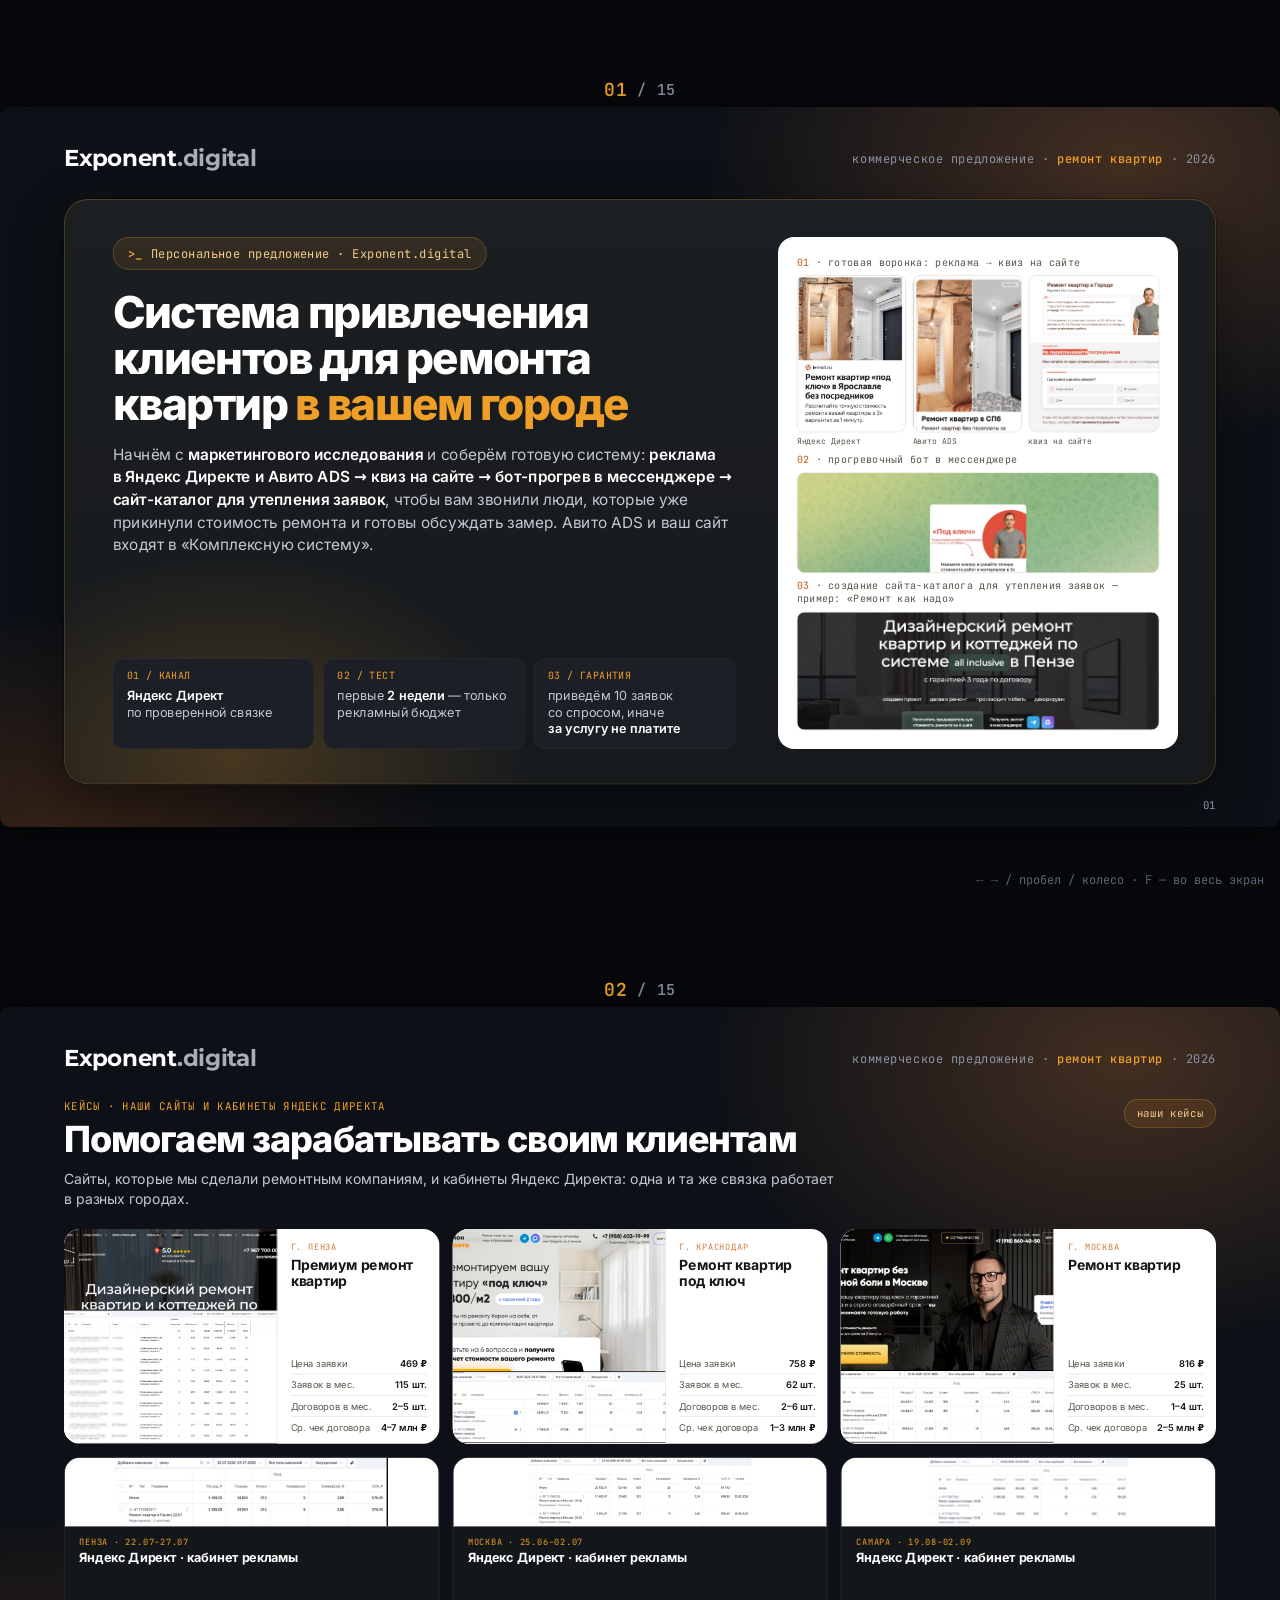
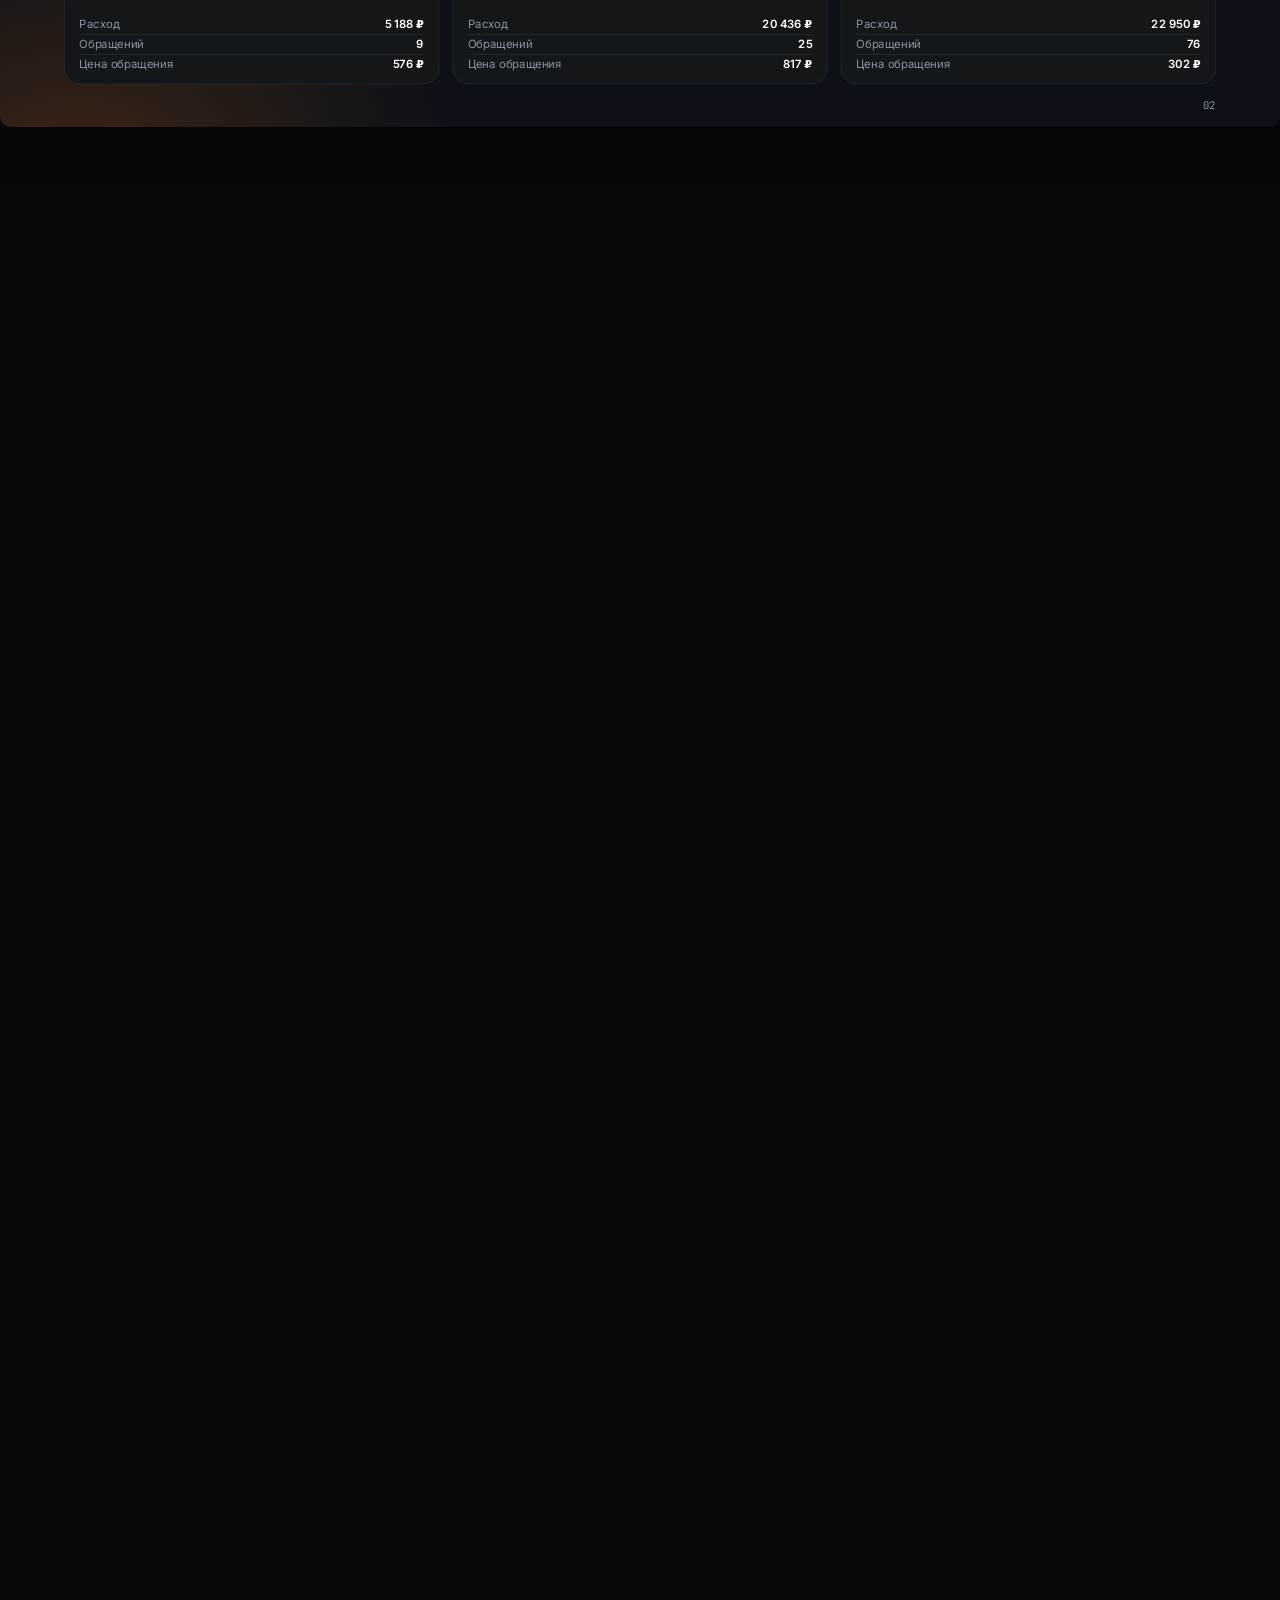
<file: kp/index.html>
<!doctype html>
<html lang="ru">
<head>
<meta charset="utf-8">
<title>КП — ремонт квартир (шаблон)</title>
<link rel="stylesheet" href="css/kp.css">
<style>
.rcases { display: grid; grid-template-columns: repeat(3, 1fr); grid-template-rows: repeat(2, minmax(0, 1fr)); gap: 20px; min-height: 0; }
.step .n { width: 64px; height: 64px; font-size: 24px; margin-bottom: 22px; }
.rcase { display: grid; grid-template-rows: auto 1fr; background: var(--ed-surface); border: 1px solid var(--ed-divider); border-radius: var(--ed-radius-lg); overflow: hidden; min-height: 0; }
.rcase .shot { height: 104px; background: #fff center / contain no-repeat; border-bottom: 1px solid var(--ed-divider); }
.rcase .info { padding: 14px 22px 14px; display: flex; flex-direction: column; min-height: 0; }
.rcase .city { font-family: var(--ed-font-mono); font-size: 13px; letter-spacing: 0.05em; text-transform: uppercase; color: var(--ed-orange); margin-bottom: 4px; }
.rcase h4 { font-size: 19px; line-height: 1.2; font-weight: 700; color: var(--ed-fg); letter-spacing: -0.01em; margin-bottom: 8px; }
.rcase .kv { margin-top: auto; gap: 4px; }
.rcase .kv div { font-size: 17px; padding-bottom: 5px; }
.chat { background: #dde6f0; border-radius: 14px; padding: 12px; display: flex; flex-direction: column; gap: 14px; min-height: 0; overflow: hidden; }
.chat .hd { display: flex; align-items: center; gap: 10px; padding-bottom: 8px; border-bottom: 1px solid #c3cfdd; font-size: 15px; font-weight: 700; color: #14171a; }
.chat .hd i { width: 30px; height: 30px; border-radius: 50%; background: #ef9f27; display: inline-block; flex: none; }
.chat .hd small { display: block; font-weight: 400; font-size: 12px; color: #6b7686; }
.bub { background: #fff; border-radius: 14px; padding: 16px 16px; font-size: 18.5px; line-height: 1.45; color: #14171a; box-shadow: 0 1px 2px rgba(0,0,0,.1); }
.bub .t { color: #2b6cd4; font-weight: 700; }
.bub .mask { display: inline-block; width: 118px; height: 12px; border-radius: 4px; background: #cdd5e0; vertical-align: -1px; }
.tt.six ul.list li { font-size: 18px; line-height: 1.4; }
.tt.six .col { padding: 22px 16px; }
.tt.six .col-h { font-size: 21px; padding: 16px 12px; }
.scases { display: grid; grid-template-columns: repeat(3, 1fr); gap: 20px; min-height: 0; }
.scase { display: grid; grid-template-columns: 320px 1fr; background: #fff; border-radius: var(--ed-radius-lg); overflow: hidden; color: #14171a; min-height: 0; }
.scase .shot { background: #fff center top / cover no-repeat; border-right: 1px solid #e7e2d8; }
.scase .info { padding: 18px 18px 16px 20px; display: flex; flex-direction: column; min-height: 0; }
.scase .city { font-family: var(--ed-font-mono); font-size: 13px; letter-spacing: 0.05em; text-transform: uppercase; color: var(--ed-orange-deep); margin-bottom: 6px; }
.scase h4 { font-size: 21px; line-height: 1.2; font-weight: 700; color: #14171a; letter-spacing: -0.01em; margin-bottom: 14px; }
.scase .kv { margin-top: auto; gap: 7px; }
.scase .kv div { font-size: 14px; white-space: nowrap; color: #5c554a; border-bottom: 1px solid #e7e2d8; padding-bottom: 7px; }
.scase .kv div:last-child { border-bottom: 0; padding-bottom: 0; }
.scase .kv b { color: #14171a; }
.rcases3 { display: grid; grid-template-columns: repeat(3, 1fr); gap: 20px; min-height: 0; }
.price .tot { display: block; margin-top: 10px; font-family: var(--ed-font-body); font-size: 22px; font-weight: 500; letter-spacing: 0; color: var(--ed-fg-muted); text-align: right; }
.price .tot b { color: var(--ed-fg); font-weight: 700; }
.terms4 { display: grid; grid-template-columns: repeat(4, 1fr); gap: 14px; }
.terms4 .dcard { padding: 18px 24px; }
.terms4 .dcard h3 { font-size: 30px; margin: 0 0 6px; }
.terms4 .dcard p { font-size: 17px; line-height: 1.38; }
.terms4 .dcard .label { margin-bottom: 6px; }
a.lnk { display: block; font-family: var(--ed-font-mono); font-size: 17px; color: #f3c98a; text-decoration: none; padding: 9px 0; border-bottom: 1px solid var(--ed-divider); }
.tt.six ul.list li { font-size: 19px; line-height: 1.38; }
.tt.six ul.list { gap: 14px; }
.tt.six .col { padding: 20px 18px; }
.tt.six .col{padding:14px 16px}.tt.six ul.list{gap:9px}.tt.six ul.list li{font-size:18px;line-height:1.35}.tt.six .col-h{padding:12px 14px;font-size:20px}.tt.six .grp{padding:7px 14px}.tariff{gap:12px}.tt.six{margin-bottom:6px}
</style>

<style id="viewer">
html,body{background:#06080b;height:auto}
body{scroll-snap-type:y mandatory;overflow-y:scroll}
html{scroll-snap-type:y mandatory;scroll-behavior:smooth}
.slide{height:100vh;display:flex;flex-direction:column;align-items:center;justify-content:center;scroll-snap-align:start;scroll-snap-stop:always;content-visibility:auto;contain-intrinsic-size:100vw 100vh}
.slide .badge{height:34px;display:flex;align-items:center;gap:10px;font:500 15px/1 'JetBrains Mono',monospace;color:#8b93a3;letter-spacing:.04em}
.slide .badge b{color:#ef9f27;font-weight:600;font-size:18px}
.slide .box{position:relative;overflow:hidden;border-radius:10px;box-shadow:0 10px 40px rgba(0,0,0,.5)}
.slide .box .page{position:absolute;left:0;top:0;transform-origin:0 0;page-break-after:auto}
#hint{position:fixed;right:16px;bottom:12px;font:12px 'JetBrains Mono',monospace;color:#5c6372;z-index:5}
@media print{html,body{scroll-snap-type:none;overflow:visible}.slide{height:auto;display:block;content-visibility:visible}.slide .badge,#hint{display:none}.slide .box{box-shadow:none;border-radius:0;overflow:visible;width:auto!important;height:auto!important}.slide .box .page{position:relative;transform:none!important;page-break-after:always}}
</style>
</head>
<body>

<!-- Блок 1. Оффер -->
<section class="page">
  <div class="topbar">
    <div class="logo">Exponent<span>.digital</span></div>
    <div class="meta">коммерческое предложение · <b>ремонт квартир</b> · 2026</div>
  </div>
  <div class="hero card-dark">
    <div class="hero-text">
      <div><span class="pill">Персональное предложение · Exponent.digital</span></div>
      <h1>Система привлечения клиентов для ремонта квартир <span class="accent">в&nbsp;вашем городе</span></h1>
      <p class="lead">Начнём с <b>маркетингового исследования</b> и соберём готовую систему: <b>реклама в&nbsp;Яндекс Директе и&nbsp;Авито ADS → квиз на&nbsp;сайте → бот-прогрев в&nbsp;мессенджере → сайт-каталог для утепления заявок</b>, чтобы вам звонили люди, которые уже прикинули стоимость ремонта и&nbsp;готовы обсуждать замер. Авито ADS и&nbsp;ваш сайт входят в&nbsp;«Комплексную систему».</p>
      <div class="facts">
        <div class="fact"><span class="n">01 / КАНАЛ</span><b>Яндекс Директ</b> по&nbsp;проверенной связке</div>
        <div class="fact"><span class="n">02 / ТЕСТ</span>первые <b>2&nbsp;недели</b> — только рекламный бюджет</div>
        <div class="fact"><span class="n">03 / ГАРАНТИЯ</span>приведём 10&nbsp;заявок со&nbsp;спросом, иначе <b>за&nbsp;услугу не&nbsp;платите</b></div>
      </div>
    </div>
    <div class="shots card-white" style="gap:9px">
      <div class="cap"><b>01</b> · готовая воронка: реклама → квиз на сайте</div>
      <div style="flex:1.45;min-height:0;display:grid;grid-template-columns:1fr 1fr 1.2fr;grid-template-rows:minmax(0,1fr) auto;gap:6px 10px">
        <div class="img framed" style="background-image:url('img/direkt-1.jpg');background-size:cover;background-position:center top"></div><div class="img framed" style="background-image:url('img/avito-1.png');background-size:cover;background-position:center top"></div><div class="img framed" style="background-image:url('img/quiz-remont.jpg');background-size:cover;background-position:left top"></div>
        <div class="cap" style="font-size:12px">Яндекс Директ</div><div class="cap" style="font-size:12px">Авито ADS</div><div class="cap" style="font-size:12px">квиз на сайте</div>
      </div>
      <div class="cap"><b>02</b> · прогревочный бот в мессенджере</div>
      <div style="flex:0.85;min-height:0;display:flex"><div class="img framed"  style="background-image:url('img/bot-start.png');background-size:cover;background-position:center 38%"></div></div>
      <div class="cap"><b>03</b> · создание сайта-каталога для утепления заявок — пример: «Ремонт как надо»</div>
      <div style="flex:1;min-height:0;display:flex"><div class="img framed" style="background-image:url('img/site-kaknado-hero.jpg');background-size:cover;background-position:center top"></div></div>
    </div>
  </div>
  <div class="pageno">01</div>
</section>

<!-- Блок 2. Кейсы -->
<section class="page">
  <div class="topbar">
    <div class="logo">Exponent<span>.digital</span></div>
    <div class="meta">коммерческое предложение · <b>ремонт квартир</b> · 2026</div>
  </div>
  <div class="head"><div>
    <div class="kicker">Кейсы · наши сайты и кабинеты Яндекс Директа</div>
    <h2 class="title">Помогаем зарабатывать своим клиентам</h2>
    <p class="sub">Сайты, которые мы сделали ремонтным компаниям, и&nbsp;кабинеты Яндекс Директа: одна и&nbsp;та&nbsp;же связка работает в&nbsp;разных городах.</p>
  </div><div class="tag">наши кейсы</div></div>
  <div class="body" style="grid-template-rows:322px minmax(0,1fr);gap:20px">
    <div class="scases">
      <div class="scase"><div class="shot" style="background-image:url('img/case-penza.jpg')"></div>
        <div class="info"><div class="city">г. Пенза</div><h4>Премиум ремонт квартир</h4><div class="kv"><div>Цена заявки<b>469 ₽</b></div><div>Заявок в мес.<b>115 шт.</b></div><div>Договоров в мес.<b>2–5 шт.</b></div><div>Ср. чек договора<b>4–7 млн ₽</b></div></div></div></div>
      <div class="scase"><div class="shot" style="background-image:url('img/case-krasnodar.jpg')"></div>
        <div class="info"><div class="city">г. Краснодар</div><h4>Ремонт квартир под ключ</h4><div class="kv"><div>Цена заявки<b>758 ₽</b></div><div>Заявок в мес.<b>62 шт.</b></div><div>Договоров в мес.<b>2–6 шт.</b></div><div>Ср. чек договора<b>1–3 млн ₽</b></div></div></div></div>
      <div class="scase"><div class="shot" style="background-image:url('img/case-moskva.jpg')"></div>
        <div class="info"><div class="city">г. Москва</div><h4>Ремонт квартир</h4><div class="kv"><div>Цена заявки<b>816 ₽</b></div><div>Заявок в мес.<b>25 шт.</b></div><div>Договоров в мес.<b>1–4 шт.</b></div><div>Ср. чек договора<b>2–5 млн ₽</b></div></div></div></div>
    </div>
    <div class="rcases3">
      <div class="rcase"><div class="shot" style="background-image:url('img/full-penza.png')"></div>
        <div class="info"><div class="city">Пенза · 22.07–27.07</div><h4>Яндекс Директ · кабинет рекламы</h4><div class="kv"><div>Расход<b>5&nbsp;188&nbsp;₽</b></div><div>Обращений<b>9</b></div><div>Цена обращения<b>576&nbsp;₽</b></div></div></div></div>
      <div class="rcase"><div class="shot" style="background-image:url('img/full-moskva.jpg')"></div>
        <div class="info"><div class="city">Москва · 25.06–02.07</div><h4>Яндекс Директ · кабинет рекламы</h4><div class="kv"><div>Расход<b>20&nbsp;436&nbsp;₽</b></div><div>Обращений<b>25</b></div><div>Цена обращения<b>817&nbsp;₽</b></div></div></div></div>
      <div class="rcase"><div class="shot" style="background-image:url('img/full-samara.png')"></div>
        <div class="info"><div class="city">Самара · 19.08–02.09</div><h4>Яндекс Директ · кабинет рекламы</h4><div class="kv"><div>Расход<b>22&nbsp;950&nbsp;₽</b></div><div>Обращений<b>76</b></div><div>Цена обращения<b>302&nbsp;₽</b></div></div></div></div>
    </div>
  </div>
  <div class="pageno">02</div>
</section>

<!-- Этап 0 -->
<section class="page">
  <div class="topbar">
    <div class="logo">Exponent<span>.digital</span></div>
    <div class="meta">коммерческое предложение · <b>ремонт квартир</b> · 2026</div>
  </div>
  <div class="head"><div>
    <div class="kicker">Как устроена работа по этапам <b>· этап 0 · база</b></div>
    <h2 class="title"><span class="num">0.</span>Маркетинговое исследование</h2>
    <p class="sub">Прежде чем запускать рекламу, выясняем, кому и&nbsp;как её показывать в&nbsp;вашем городе.</p>
  </div><div class="tag">Этап 0</div></div>
  <div class="body stage">
    <div class="wcard"><div class="wcap"><b>00</b> · из чего состоит исследование</div>
      <div style="flex:1;min-height:0;display:grid;grid-template-columns:1fr 1fr;grid-template-rows:1fr 1fr;gap:12px">
        <div class="dcard" style="background:#f7f5ef;border-color:#e7e2d8"><div class="label" style="color:#cf7b3d">01 · Аудитории</div><h3 style="color:#14171a;font-size:24px;margin:0">Кто платит от&nbsp;1&nbsp;млн</h3><p style="color:#5c554a">Сегменты по&nbsp;платёжеспособности и&nbsp;чеку</p></div>
        <div class="dcard" style="background:#f7f5ef;border-color:#e7e2d8"><div class="label" style="color:#cf7b3d">02 · Площадки</div><h3 style="color:#14171a;font-size:24px;margin:0">Где они в&nbsp;вашем городе</h3><p style="color:#5c554a">Директ, Авито и&nbsp;другие каналы</p></div>
        <div class="dcard" style="background:#f7f5ef;border-color:#e7e2d8"><div class="label" style="color:#cf7b3d">03 · Конкуренты</div><h3 style="color:#14171a;font-size:24px;margin:0">Что делают рядом</h3><p style="color:#5c554a">Цены, офферы, слабые места</p></div>
        <div class="dcard" style="background:#f7f5ef;border-color:#e7e2d8"><div class="label" style="color:#cf7b3d">04 · Позиционирование</div><h3 style="color:#14171a;font-size:24px;margin:0">Чем вы отличаетесь</h3><p style="color:#5c554a">На&nbsp;этом строим офферы и&nbsp;квиз</p></div>
      </div></div>
    <div class="right">
      <div class="dcard accent" style="border:2px solid var(--ed-orange)"><div class="label">Результат этапа</div><h3 style="font-size:32px;line-height:1.18;font-weight:800;margin:0 0 10px">Определили самые <span style="color:#ef9f27">платёжеспособные</span> и&nbsp;подходящие по&nbsp;чеку аудитории</h3><p>Чёткое понимание, на&nbsp;каких площадках ваша целевая аудитория в&nbsp;вашем городе, как и&nbsp;какую рекламу ей показывать — чтобы приходили клиенты <b>с&nbsp;чеком от&nbsp;миллиона рублей</b>, а&nbsp;не&nbsp;те, кому нужен ремонт ванной за&nbsp;5&nbsp;тыс.</p></div>
      <div class="dcard"><div class="label">Что входит</div><ul class="list"><li>Анализ целевой аудитории: кто заказывает ремонт и&nbsp;с&nbsp;каким чеком</li><li>Анализ конкурентов в&nbsp;вашем городе</li><li>Позиционирование и&nbsp;оффер для рекламы</li><li>Выбор площадок и&nbsp;формата объявлений</li></ul></div>
    </div>
  </div>
  <div class="pageno">03</div>
</section>

<!-- Этап 1 -->
<section class="page">
  <div class="topbar">
    <div class="logo">Exponent<span>.digital</span></div>
    <div class="meta">коммерческое предложение · <b>ремонт квартир</b> · 2026</div>
  </div>
  <div class="head"><div>
    <div class="kicker">Как устроена работа по этапам <b>· этап 1 из 6</b></div>
    <h2 class="title"><span class="num">1.</span>Две посадочные с&nbsp;квизом под ваш город</h2>
    <p class="sub">Реклама приводит человека не&nbsp;на&nbsp;общий сайт компании, а&nbsp;на&nbsp;короткую страницу под одну задачу: рассчитать стоимость ремонта. Каждый элемент нацелен на&nbsp;заявку.</p>
  </div><div class="tag">Этап 1</div></div>
  <div class="body stage">
    <div class="wcard"><div class="wcap"><b>01</b> · так выглядит страница с квизом (пример)</div><div class="img framed" style="background-image:url('img/landing-egokad.png')"></div></div>
    <div class="right">
      <div class="dcard accent" style="border:2px solid var(--ed-orange)"><div class="label">Результат этапа</div><h3 style="font-size:32px;line-height:1.18;font-weight:800;margin:0 0 10px">Два сайта, готовых к&nbsp;приёму трафика из&nbsp;<span style="color:#ef9f27">Директа и&nbsp;Авито&nbsp;ADS</span></h3><p>Первый — с&nbsp;квизом прямо на&nbsp;сайте, второй — с&nbsp;переходом в&nbsp;мессенджер. Готовы приводить <b>50–600 заявок в&nbsp;месяц</b>; заявки конвертируются в&nbsp;оплату на&nbsp;<b>7–8%</b>.</p></div>
      <div class="pair">
        <div class="dcard"><div class="label">Что входит</div><ul class="list"><li>Две посадочные: квиз прямо на&nbsp;сайте и&nbsp;квиз с&nbsp;переходом в&nbsp;мессенджер</li><li>Страница «Ремонт квартир под ключ» в&nbsp;вашем городе</li><li>Квиз: где ремонт, какие комнаты, площадь, вид ремонта, когда начинать</li><li>Выбор мессенджера для расчёта (MAX, Telegram, WhatsApp) или звонок</li><li>Вопрос о&nbsp;бюджете на&nbsp;м² после заявки</li><li>Передача заявки в&nbsp;бота</li></ul></div>
        <div class="dcard"><div class="label">Как это работает</div><p>Человек приходит с&nbsp;объявления, отвечает на&nbsp;вопросы о&nbsp;квартире и&nbsp;оставляет телефон — взамен получает расчёт. Вы звоните уже зная тип жилья, площадь, вид ремонта и&nbsp;сроки.</p><p>Квиз отсекает запросы с&nbsp;бюджетом ниже порога: в&nbsp;нашей связке ремонт дешевле 15&nbsp;000&nbsp;₽ за&nbsp;м² не&nbsp;берём. <b>Задача страницы: получить заявку.</b></p></div>
      </div>
    </div>
  </div>
  <div class="pageno">04</div>
</section>

<!-- Этап 2 -->
<section class="page">
  <div class="topbar">
    <div class="logo">Exponent<span>.digital</span></div>
    <div class="meta">коммерческое предложение · <b>ремонт квартир</b> · 2026</div>
  </div>
  <div class="head"><div>
    <div class="kicker">Как устроена работа по этапам <b>· этап 2 из 6</b></div>
    <h2 class="title"><span class="num">2.</span>Запуск рекламы в&nbsp;Яндекс Директе</h2>
    <p class="sub">Страница готова, теперь к&nbsp;ней нужен трафик. Мы не&nbsp;собираем рекламу с&nbsp;нуля: запускаем проверенную связку и&nbsp;адаптируем её под ваш город.</p>
  </div><div class="tag">Этап 2</div></div>
  <div class="body stage">
    <div class="wcard"><div class="wcap"><b>02</b> · объявления в Яндекс Директе — примеры из наших запусков</div>
      <div style="flex:1;min-height:0;display:grid;grid-template-columns:repeat(3,1fr);gap:10px">
        <div class="img framed" style="background-image:url('img/direkt-1.jpg');background-size:contain"></div>
        <div class="img framed" style="background-image:url('img/direkt-2.jpg');background-size:contain"></div>
        <div class="img framed" style="background-image:url('img/direkt-3.jpg');background-size:contain"></div>
      </div></div>
    <div class="right">
      <div class="dcard accent" style="border:2px solid var(--ed-orange)"><div class="label">Результат этапа</div><h3 style="font-size:32px;line-height:1.18;font-weight:800;margin:0 0 10px">Стабильный продающий канал: <span style="color:#ef9f27">50–600 заявок в&nbsp;месяц</span> и&nbsp;рост выручки до&nbsp;6&nbsp;млн в&nbsp;месяц</h3><p>Яндекс Директ — основной источник заявок: есть поток — бюджет можно наращивать.</p></div>
      <div class="pair">
        <div class="dcard"><div class="label">Что входит</div><ul class="list"><li>Запуск рекламы в&nbsp;Директе по проверенной связке на&nbsp;месяц</li><li>Объявления с&nbsp;до/после, интерьерами и&nbsp;мастером — под ваш город</li><li>Связка каждого объявления с&nbsp;квизом</li><li>Подключение целей и&nbsp;проверка передачи заявок</li></ul></div>
        <div class="dcard"><div class="label">Почему Директ</div><p>Люди сами ищут ремонт и&nbsp;считают его стоимость в&nbsp;поиске и&nbsp;на&nbsp;сайтах Яндекса — это тот&nbsp;спрос, который нам нужен.</p><p><b>Директ — основной источник заявок: его проще всего масштабировать.</b> Пошли заявки — бюджет можно наращивать.</p></div>
      </div>
    </div>
  </div>
  <div class="pageno">05</div>
</section>

<!-- Этап 3 -->
<section class="page">
  <div class="topbar">
    <div class="logo">Exponent<span>.digital</span></div>
    <div class="meta">коммерческое предложение · <b>ремонт квартир</b> · 2026</div>
  </div>
  <div class="head"><div>
    <div class="kicker">Как устроена работа по этапам <b>· этап 3 из 6</b></div>
    <h2 class="title"><span class="num">3.</span>Бот-прогрев в&nbsp;мессенджере</h2>
    <p class="sub">После квиза человек не&nbsp;остаётся один: бот сразу отвечает, знакомит с&nbsp;вашими работами и&nbsp;условиями, собирает ответы и&nbsp;передаёт заявку вам. Так заявка не&nbsp;остывает, пока вы заняты на&nbsp;объекте.</p>
  </div><div class="tag">Этап 3</div></div>
  <div class="body stage">
    <div class="wcard"><div class="wcap"><b>03</b> · бот знакомит с вами и ведёт к расчёту (пример)</div>
      <div class="img framed" style="flex:0.62;background-color:#c5d6a3;background-image:url('img/bot-start.png');background-size:cover;background-position:center 40%"></div>
      <div class="img framed" style="flex:1;background-color:#c5d6a3;background-image:url('img/bot-intro.jpg');background-size:cover;background-position:left top"></div></div>
    <div class="right">
      <div class="dcard accent" style="border:2px solid var(--ed-orange)"><div class="label">Результат этапа</div><h3 style="font-size:32px;line-height:1.18;font-weight:800;margin:0 0 10px">Каждая заявка за&nbsp;минуту получает <span style="color:#ef9f27">расчёт стоимости</span> и&nbsp;сразу приходит вам</h3><p>Бот ведёт человека к&nbsp;расчёту в&nbsp;Telegram и&nbsp;MAX, прогревает фото работ и&nbsp;условиями — вам остаётся созвониться с&nbsp;тёплым клиентом.</p></div>
      <div class="pair">
        <div class="dcard"><div class="label">Что входит</div><ul class="list"><li>Приветствие от&nbsp;вашего имени и&nbsp;фото ваших работ</li><li>Условия: замер, проект, смета, гарантия</li><li>Акция за&nbsp;прохождение опроса — если она у&nbsp;вас есть</li><li>Вопросы о&nbsp;ремонте и&nbsp;расчёт стоимости</li><li>Telegram-бот учёта заявок: каждая сразу у&nbsp;вас</li></ul></div>
        <div class="dcard"><div class="label">Выгода для бизнеса</div><p>Заявка сразу получает ответ и&nbsp;не&nbsp;остывает. Вы&nbsp;видите, кто пришёл, что ему нужно и&nbsp;какой бюджет — и&nbsp;звоните готовому к&nbsp;разговору человеку.</p></div>
      </div>
    </div>
  </div>
  <div class="pageno">06</div>
</section>

<!-- Этап 4 -->
<section class="page">
  <div class="topbar">
    <div class="logo">Exponent<span>.digital</span></div>
    <div class="meta">коммерческое предложение · <b>ремонт квартир</b> · 2026</div>
  </div>
  <div class="head"><div>
    <div class="kicker">Как устроена работа по этапам <b>· этап 4 из 6</b></div>
    <h2 class="title"><span class="num">4.</span>Система учёта заявок: материалы + своя CRM</h2>
    <p class="sub">Заявка — ещё не&nbsp;договор. Даём всё, чтобы ни&nbsp;одно обращение не&nbsp;терялось и&nbsp;звонки превращались в&nbsp;замеры: готовую CRM и&nbsp;материалы по&nbsp;продажам.</p>
  </div><div class="tag">Этап 4</div></div>
  <div class="body stage">
    <div class="wcard" style="display:grid;grid-template-rows:auto 0.86fr auto 1fr;">
      <div class="wcap"><b>04</b> · своя CRM для учёта заявок</div>
      <div class="img framed" style="background-image:url('img/crm-own.png');background-size:cover;background-position:left top"></div>
      <div class="wcap"><b>05</b> · материалы по продажам: как превращать заявки в замеры и оплаты</div>
      <div style="display:grid;grid-template-columns:1fr 1fr;gap:12px;min-height:0">
        <div class="img framed cover" style="background-image:url('img/manual-1.png');background-position:left top"></div>
        <div class="img framed cover" style="background-image:url('img/manual-2.png');background-position:left top"></div>
      </div>
    </div>
    <div class="right">
      <div class="dcard accent" style="border:2px solid var(--ed-orange)"><div class="label">Результат этапа</div><h3 style="font-size:32px;line-height:1.18;font-weight:800;margin:0 0 10px"><span style="color:#ef9f27">Лиды не&nbsp;теряются</span>: видно, кто на&nbsp;каком этапе и&nbsp;когда замер</h3><p>Тем, у&nbsp;кого спрос отложен, можно в&nbsp;любой момент написать, напомнить или отправить предложение со&nbsp;скидкой. Доходимость от&nbsp;заявки до&nbsp;замера <b>+16% в&nbsp;среднем</b>; материалы подскажут, как назначать замеры, а&nbsp;не сливать лиды.</p></div>
      <div class="pair">
        <div class="dcard"><div class="label">Что входит</div><ul class="list"><li>CRM: лиды, источники, стадии сделки (новый → квалифицирован → диагностика → ждём решения), задачи, выгрузка в&nbsp;Excel, журнал</li><li>Материалы по&nbsp;продажам: как звонить, что говорить, как вести к&nbsp;замеру и&nbsp;договору</li><li>Telegram-бот учёта лидов — заявка сразу у&nbsp;вас</li></ul></div>
        <div class="dcard"><div class="label">Главное правило из&nbsp;материалов</div><p><b>Реагируйте на&nbsp;заявку сразу, максимум — в&nbsp;течение 15&nbsp;минут.</b> Чем дольше пауза, тем сильнее клиент остывает. Звонить, а&nbsp;не&nbsp;писать: письменный диалог — только если человек сам просит.</p></div>
      </div>
    </div>
  </div>
  <div class="pageno">07</div>
</section>

<!-- Этап 5 -->
<section class="page">
  <div class="topbar">
    <div class="logo">Exponent<span>.digital</span></div>
    <div class="meta">коммерческое предложение · <b>ремонт квартир</b> · 2026</div>
  </div>
  <div class="head"><div>
    <div class="kicker">Как устроена работа по этапам <b>· этап 5 из 6 · комплексная система</b></div>
    <h2 class="title"><span class="num">5.</span>Та&nbsp;же воронка в&nbsp;Авито ADS</h2>
    <p class="sub">К&nbsp;Директу добавляем второй канал: тот&nbsp;же квиз, тот&nbsp;же бот и&nbsp;те&nbsp;же заявки в&nbsp;мессенджер — но&nbsp;другая аудитория.</p>
  </div><div class="tag">Этап 5</div></div>
  <div class="body stage">
    <div class="wcard"><div class="wcap"><b>06</b> · объявления в Авито ADS — примеры</div>
      <div style="flex:1;min-height:0;display:grid;grid-template-columns:repeat(3,1fr);gap:10px">
        <div class="img framed" style="background-image:url('img/avito-1.png')"></div>
        <div class="img framed" style="background-image:url('img/avito-2.png')"></div>
        <div class="img framed" style="background-image:url('img/avito-3.png')"></div>
      </div></div>
    <div class="right">
      <div class="dcard accent" style="border:2px solid var(--ed-orange)"><div class="label">Результат этапа</div><h3 style="font-size:32px;line-height:1.18;font-weight:800;margin:0 0 10px">Тот&nbsp;же результат, что и&nbsp;в&nbsp;Директе — трафик <span style="color:#ef9f27">распределяем между каналами</span></h3><p>Больше лидов и&nbsp;дешевле лиды: дорожает заявка в&nbsp;одном канале — поток не&nbsp;останавливается.</p></div>
      <div class="pair">
        <div class="dcard"><div class="label">Что входит</div><ul class="list"><li>Запуск рекламы в&nbsp;Авито ADS по&nbsp;проверенной связке</li><li>Свои объявления под каждую услугу: капитальный, косметический, премиум-ремонт, санузлы «под ключ», балконы и&nbsp;лоджии, ремонт в&nbsp;домах</li><li>Посадочная с&nbsp;квизом под этот канал</li><li>Отдельный учёт заявок по&nbsp;каналам</li></ul></div>
        <div class="dcard"><div class="label">Зачем второй канал</div><p>Разные люди и&nbsp;разные моменты выбора — больше спроса в&nbsp;вашем городе. Дорожает заявка в&nbsp;одном канале — поток не&nbsp;останавливается.</p><p><b>Только в&nbsp;«Комплексной системе».</b></p></div>
      </div>
    </div>
  </div>
  <div class="pageno">08</div>
</section>

<!-- Этап 6 -->
<section class="page">
  <div class="topbar">
    <div class="logo">Exponent<span>.digital</span></div>
    <div class="meta">коммерческое предложение · <b>ремонт квартир</b> · 2026</div>
  </div>
  <div class="head"><div>
    <div class="kicker">Как устроена работа по этапам <b>· этап 6 из 6 · комплексная система</b></div>
    <h2 class="title"><span class="num">6.</span>Разработка вашего сайта</h2>
    <p class="sub">Реклама приводит человека на&nbsp;квиз. А&nbsp;собственный сайт показывает ваши работы, этапы и&nbsp;условия и&nbsp;прогревает заявку: после квиза человек идёт смотреть, кто вы.</p>
  </div><div class="tag">Этап 6</div></div>
  <div class="body stage">
    <div class="wcard"><div class="wcap"><b>07</b> · сайты, которые мы сделали ремонтным компаниям</div>
      <div style="flex:1;min-height:0;display:grid;grid-template-columns:1fr 1fr;grid-template-rows:1fr 1fr;gap:10px 12px">
        <div style="display:flex;flex-direction:column;gap:6px;min-height:0"><div class="img framed cover" style="background-image:url('img/site-l1.jpg');background-position:left top"></div><div class="wcap"><b>Ставрополь</b> · kaknado-pro.github.io/kvadrat-vkube</div></div>
        <div style="display:flex;flex-direction:column;gap:6px;min-height:0"><div class="img framed cover" style="background-image:url('img/site-l2.jpg');background-position:left top"></div><div class="wcap"><b>Москва</b> · kaknado-pro.github.io/remont-moscow</div></div>
        <div style="display:flex;flex-direction:column;gap:6px;min-height:0"><div class="img framed cover" style="background-image:url('img/site-l3.jpg');background-position:left top"></div><div class="wcap"><b>Пенза</b> · kaknado-pro.github.io/remont-kak-nado</div></div>
        <div style="display:flex;flex-direction:column;gap:6px;min-height:0"><div class="img framed cover" style="background-image:url('img/site-l4.jpg');background-position:left top"></div><div class="wcap"><b>Краснодар</b> · 23region-remonta.github.io</div></div>
      </div></div>
    <div class="right">
      <div class="dcard accent" style="border:2px solid var(--ed-orange)"><div class="label">Результат этапа</div><h3 style="font-size:32px;line-height:1.18;font-weight:800;margin:0 0 10px">Свой сайт — <span style="color:#ef9f27">новый инструмент продаж</span></h3><p>Лиды с&nbsp;рекламы идут на&nbsp;него, видят ваши работы и&nbsp;прогреваются вашей компанией. Отсеиваем тех, кому нужно просто поменять плинтус в&nbsp;ванной: нам нужен ремонт под ключ и&nbsp;смежное.</p></div>
      <div class="pair">
        <div class="dcard"><div class="label">Что входит</div><ul class="list"><li>Сайт под вашу компанию: работы, этапы ремонта, условия, контакты</li><li>Ссылка на&nbsp;сайт — на&nbsp;странице «Спасибо» после заявки и&nbsp;в&nbsp;боте</li><li>Основа, на&nbsp;которую потом можно запускать SEO</li></ul></div>
        <div class="dcard"><div class="label">Зачем сайт</div><p>Под объявлением человек «заходит на&nbsp;сайт и&nbsp;смотрит работы» — доверие растёт, заявка прогревается, а&nbsp;трафик из&nbsp;рекламы тоже приходит на&nbsp;него.</p><p><b>Только в&nbsp;«Комплексной системе».</b></p></div>
      </div>
    </div>
  </div>
  <div class="pageno">09</div>
</section>
<!-- Работаем по договору -->
<section class="page">
  <div class="topbar">
    <div class="logo">Exponent<span>.digital</span></div>
    <div class="meta">коммерческое предложение · <b>ремонт квартир</b> · 2026</div>
  </div>
  <div class="head"><div>
    <div class="kicker">Условия и гарантии</div>
    <h2 class="title">Работаем по&nbsp;договору — и&nbsp;отвечаем за&nbsp;запуск рублём</h2>
    <p class="sub">Состав работ и&nbsp;оплату фиксируем в&nbsp;договоре до&nbsp;старта. Вы&nbsp;заранее знаете, что получите и&nbsp;за&nbsp;какие деньги, а&nbsp;за&nbsp;услугу платите только после того, как за&nbsp;2&nbsp;недели пришло не&nbsp;менее 10&nbsp;заявок со&nbsp;спросом.</p>
  </div><div class="tag">договор</div></div>
  <div class="body" style="grid-template-columns: 1fr 760px;">
    <div style="display:grid;grid-template-columns:1fr 1fr;grid-template-rows:1fr 1fr;gap:20px;min-height:0">
      <div class="dcard accent"><div class="label">01 · гарантия</div><h3>Приводим не&nbsp;менее 10&nbsp;заявок со&nbsp;спросом за&nbsp;2&nbsp;недели, иначе за&nbsp;услугу не&nbsp;платите</h3><p>Первый платёж — только рекламный бюджет.</p></div>
      <div class="dcard"><div class="label">02 · тест</div><h3>2&nbsp;недели на&nbsp;обучение кампании</h3><p>В&nbsp;начале стоимость обращения может быть выше, потом кампания стабилизируется.</p></div>
      <div class="dcard"><div class="label">03 · бюджет</div><h3>Платите за&nbsp;людей с&nbsp;бюджетом</h3><p>Квиз отсекает запросы дешевле 15&nbsp;000&nbsp;₽ за&nbsp;м² ещё до&nbsp;того, как заявка попадёт к&nbsp;вам.</p></div>
      <div class="dcard"><div class="label">04 · прозрачность</div><h3>Все цифры у&nbsp;вас</h3><p>У&nbsp;вас свой доступ к&nbsp;рекламному кабинету: расход, заявки и&nbsp;стоимость заявки видны в&nbsp;любой момент.</p></div>
    </div>
    <div style="display:grid;grid-template-rows:1fr 1fr;gap:20px;min-height:0">
      <div class="wcard">
        <div class="wcap"><b>договор</b> · стороны и предмет договора</div>
        <div class="img framed cover" style="background-color:#fff;background-image:url('img/contract-p1.png')"></div>
      </div>
      <div class="wcard">
        <div class="wcap"><b>договор</b> · состав услуг и этапы</div>
        <div style="flex:1;min-height:0;border:1px solid #e7e2d8;border-radius:12px;background:#fff;display:grid;grid-template-rows:1fr auto 1fr;overflow:hidden">
          <div class="img" style="border-radius:0;background-color:#fff;background-size:contain;background-position:left center;background-image:url('img/contract-p2-head.jpg')"></div>
          <div style="text-align:center;color:#b9b2a5;font-size:18px;letter-spacing:6px;line-height:1">· · ·</div>
          <div class="img" style="border-radius:0;background-color:#fff;background-size:contain;background-position:left center;background-image:url('img/contract-p2-site.jpg')"></div>
        </div>
      </div>
    </div>
  </div>
  <div class="pageno">10</div>
</section>

<!-- Как будет идти работа -->
<section class="page">
  <div class="topbar">
    <div class="logo">Exponent<span>.digital</span></div>
    <div class="meta">коммерческое предложение · <b>ремонт квартир</b> · 2026</div>
  </div>
  <div class="head"><div>
    <div class="kicker">План запуска</div>
    <h2 class="title">Как будет идти работа</h2>
    <p class="sub">Маршрут запуска разбит на&nbsp;короткие шаги: знакомство и&nbsp;исследование, подготовка всего за&nbsp;4–5&nbsp;дней, запуск и&nbsp;тест на&nbsp;2&nbsp;недели, решение, продление.</p>
  </div><div class="tag">5 шагов</div></div>
  <div class="body steps">
    <div class="dcard step"><div class="n">01</div><h3>Знакомство и исследование</h3><p>Знакомимся с&nbsp;компанией и&nbsp;делаем маркетинговое исследование: аудитория, конкуренты, позиционирование. Узнаём, нужны ли клиенты только на&nbsp;ремонт «под ключ» или и&nbsp;на&nbsp;допуслуги, — подбираем тариф.</p></div>
    <div class="dcard step"><div class="n">02</div><h3>4–5 дней: готовим всё</h3><p>Собираем трафик (Директ и&nbsp;Авито ADS), две посадочные для приёма заявок, ботов в&nbsp;Telegram/MAX, ваш сайт, CRM.</p></div>
    <div class="dcard step"><div class="n">03</div><h3>Запуск и первые 2 недели</h3><p>Запускаем рекламу. Первые 2&nbsp;недели вы платите только рекламный бюджет: обучаем кампанию, обращения в&nbsp;начале могут стоить дороже.</p><div class="thumb" style="background-image:url('img/direkt-1.jpg')"></div></div>
    <div class="dcard step"><div class="n">04</div><h3>Решение через 2 недели</h3><p>Пришло не&nbsp;менее 10&nbsp;заявок со&nbsp;спросом — вносите первый платёж и&nbsp;работаем дальше. Меньше 10 — за&nbsp;услугу не&nbsp;платите. Второй платёж — в&nbsp;конце реализации.</p></div>
    <div class="dcard step"><div class="n">05</div><h3>Продление</h3><p>Работаем в&nbsp;долгую. Ведение после запуска: Яндекс Директ — 45&nbsp;т.р./мес, Авито ADS — 40&nbsp;т.р./мес. Директ проще всего масштабировать.</p></div>
    <div class="wcard"><div class="wcap"><b>один из наших кейсов</b> · премиум-ремонт, Пенза</div>
      <div class="img framed cover" style="background-image:url('img/case-penza.jpg')"></div>
      <div style="font-size:17px;line-height:1.35;color:#14171a"><b>469 ₽ за заявку, 115 заявок в месяц</b>, 2–5 договоров, средний чек 4–7 млн ₽ <span style="color:#5c554a">(цифры с нашего сайта)</span></div></div>
  </div>
  <div class="pageno">11</div>
</section>

<!-- Как выглядят заявки -->
<section class="page">
  <div class="topbar">
    <div class="logo">Exponent<span>.digital</span></div>
    <div class="meta">коммерческое предложение · <b>ремонт квартир</b> · 2026</div>
  </div>
  <div class="head"><div>
    <div class="kicker">Результат в мессенджере</div>
    <h2 class="title">Вот так заявки приходят вам в&nbsp;мессенджер</h2>
  </div><div class="tag">пример заявки</div></div>
  <div class="body" style="grid-template-columns: 1fr 620px;">
    <div class="wcard" style="display:grid;grid-template-columns:0.74fr 1fr 0.74fr;grid-template-rows:auto 1fr;column-gap:14px">
      <div class="wcap" style="grid-column:1/-1">заявки приходят в мессенджер: город, тип ремонта, площадь, срок и бюджет — телефоны скрыты</div>
      <div class="img cover" style="background-image:url('img/lead-spb.jpg')"></div>
      <div class="img cover" style="background-image:url('img/lead-ivanovo.jpg')"></div>
      <div class="img cover" style="background-image:url('img/lead-vnovgorod.jpg')"></div>
    </div>
    <div class="dcard accent" style="display:flex;flex-direction:column">
      <div class="label">Кейс · ремонт квартир под ключ, Краснодар</div>
      <h3>Комплексная система для ремонтной компании</h3>
      <p>Сайт с&nbsp;квизом и&nbsp;реклама в&nbsp;Яндекс Директе — та&nbsp;же связка, которую мы запускаем для вас.</p>
      <div class="kv" style="margin:16px 0 14px">
        <div>Цена заявки<b>758 ₽</b></div>
        <div>Заявок в месяц<b>62</b></div>
        <div>Договоров в месяц<b>2–6</b></div>
        <div>Средний чек договора<b>1–3 млн ₽</b></div>
      </div>
      <div class="img" style="margin-top:auto;border-radius:12px;background-color:#fff;background-image:url('img/case-krasnodar.jpg');background-size:contain;background-position:center"></div>
      <p style="font-size:15px;margin-top:12px;color:#8b93a3">Цифры с&nbsp;нашего сайта. Результат в&nbsp;вашем городе зависит от&nbsp;конкуренции, сезона и&nbsp;предложения — стоимость заявки и&nbsp;число заявок не&nbsp;обещаем.</p>
    </div>
  </div>
  <div class="pageno">12</div>
</section>

<!-- Тариф «Комплексная система» -->
<section class="page">
  <div class="topbar">
    <div class="logo">Exponent<span>.digital</span></div>
    <div class="meta">коммерческое предложение · <b>ремонт квартир</b> · 2026</div>
  </div>
  <div class="tariff" style="flex:1;min-height:0">
    <div class="tariff-head"><div>
      <h2 class="title" style="font-size:44px;max-width:1300px">Управляемый и&nbsp;масштабируемый поток квал.&nbsp;лидов: <span class="accent">комплексная система</span></h2>
    </div><div class="price">76&nbsp;т.р.<span class="tot">оплата <b>50/50</b></span></div></div>
    <div class="tt six" style="grid-template-columns:repeat(6,1fr);grid-template-rows:auto auto 1fr auto"><div class="grp a" style="grid-column:span 3">Основа</div><div class="grp b" style="grid-column:span 1">Трафик</div><div class="grp a" style="grid-column:span 1">Сайт</div><div class="grp b" style="grid-column:span 1">Продажи</div><div class="col-h">Маркетинговое исследование</div><div class="col-h">Посадочные с квизом</div><div class="col-h">Бот-прогрев</div><div class="col-h">Директ + Авито ADS<span class="new">два канала</span></div><div class="col-h">Сайт под ваши услуги<span class="new">новое</span></div><div class="col-h">CRM и материалы</div><div class="col"><ul class="list"><li>Целевая аудитория: кто заказывает ремонт и что для него важно</li><li>Анализ конкурентов и ваше отличие</li><li>Позиционирование — на нём строим офферы и квиз</li></ul></div><div class="col"><ul class="list"><li>Две посадочные: квиз на сайте и квиз с переходом в мессенджер</li><li>Квиз: тип жилья, площадь, вид ремонта, сроки</li><li>Расчёт стоимости в 3 вариантах</li></ul></div><div class="col"><ul class="list"><li>Боты в Telegram и MAX</li><li>Приветствие, фото работ, условия, вопросы о ремонте</li><li>Заявка сразу у вас</li></ul></div><div class="col"><ul class="list"><li>Яндекс Директ — основной источник</li><li>Авито ADS — та же воронка, другая аудитория</li><li>Объявления под каждую услугу</li></ul></div><div class="col"><ul class="list"><li>Сайт под ваши основные услуги «под ключ»</li><li>Прогревает заявку после объявления</li><li>Базовое SEO</li></ul></div><div class="col"><ul class="list"><li>Своя CRM для учёта заявок</li><li>Материалы по продажам: звонок, замер, договор</li><li>Telegram-бот учёта лидов</li></ul></div><div style="padding:14px 18px;background:#fdecc8;border-left:1px solid #e7e2d8;border-top:2px solid #ef9f27;font-size:18px;line-height:1.3;color:#14171a"><span style="font-family:var(--ed-font-mono);font-size:12px;letter-spacing:.06em;text-transform:uppercase;color:#cf7b3d;display:block;margin-bottom:4px">Результат</span><b>Платёжеспособные аудитории и площадки</b></div><div style="padding:14px 18px;background:#fdecc8;border-left:1px solid #e7e2d8;border-top:2px solid #ef9f27;font-size:18px;line-height:1.3;color:#14171a"><span style="font-family:var(--ed-font-mono);font-size:12px;letter-spacing:.06em;text-transform:uppercase;color:#cf7b3d;display:block;margin-bottom:4px">Результат</span><b>2 сайта: 50–600 заявок в мес., 7–8% в оплату</b></div><div style="padding:14px 18px;background:#fdecc8;border-left:1px solid #e7e2d8;border-top:2px solid #ef9f27;font-size:18px;line-height:1.3;color:#14171a"><span style="font-family:var(--ed-font-mono);font-size:12px;letter-spacing:.06em;text-transform:uppercase;color:#cf7b3d;display:block;margin-bottom:4px">Результат</span><b>Заявка за минуту получает расчёт</b></div><div style="padding:14px 18px;background:#fdecc8;border-left:1px solid #e7e2d8;border-top:2px solid #ef9f27;font-size:18px;line-height:1.3;color:#14171a"><span style="font-family:var(--ed-font-mono);font-size:12px;letter-spacing:.06em;text-transform:uppercase;color:#cf7b3d;display:block;margin-bottom:4px">Результат</span><b>Два канала: больше и дешевле лиды</b></div><div style="padding:14px 18px;background:#fdecc8;border-left:1px solid #e7e2d8;border-top:2px solid #ef9f27;font-size:18px;line-height:1.3;color:#14171a"><span style="font-family:var(--ed-font-mono);font-size:12px;letter-spacing:.06em;text-transform:uppercase;color:#cf7b3d;display:block;margin-bottom:4px">Результат</span><b>Свой инструмент продаж</b></div><div style="padding:14px 18px;background:#fdecc8;border-left:1px solid #e7e2d8;border-top:2px solid #ef9f27;font-size:18px;line-height:1.3;color:#14171a"><span style="font-family:var(--ed-font-mono);font-size:12px;letter-spacing:.06em;text-transform:uppercase;color:#cf7b3d;display:block;margin-bottom:4px">Результат</span><b>Лиды не теряются, замеров +16%</b></div></div>
    <div style="display:flex;flex-direction:column;gap:18px">
      <div class="terms4" style="grid-template-columns:repeat(3,1fr)"><div class="dcard"><div class="label">Платёж 1</div><h3>38&nbsp;т.р.</h3><p>После 2&nbsp;недель рекламы</p></div><div class="dcard"><div class="label">Платёж 2</div><h3>38&nbsp;т.р.</h3><p>В&nbsp;конце реализации связки и&nbsp;рекламы (под конец месяца)</p></div><div class="dcard"><div class="label">Срок реализации</div><h3>Неделя + месяц</h3><p>Реализация — неделя+ (трафик, сайты, боты, CRM), затем ведение — месяц (4 недели)</p></div></div>
      <div class="terms4" style="grid-template-columns:1fr"><div class="dcard accent"><div class="label">Оффер · гарантия</div><h3 style="margin:0;font-size:26px;line-height:1.25">Первые 2&nbsp;недели вы платите только за&nbsp;рекламу. Приведём не&nbsp;менее 10&nbsp;заявок со&nbsp;спросом на&nbsp;ремонт за&nbsp;эти 2&nbsp;недели — иначе за&nbsp;услугу не&nbsp;платите.</h3></div>
    </div>
  </div>
  <div class="pageno">13</div>
</section>

<!-- Тариф «Быстрый старт» -->
<section class="page">
  <div class="topbar">
    <div class="logo">Exponent<span>.digital</span></div>
    <div class="meta">коммерческое предложение · <b>ремонт квартир</b> · 2026</div>
  </div>
  <div class="tariff" style="flex:1;min-height:0">
    <div class="tariff-head"><div>
      <h2 class="title">«Быстрый старт»</h2>
    </div><div class="price">62&nbsp;т.р.<span class="tot">оплата <b>50/50</b></span></div></div>
    <div class="tt six" style="grid-template-columns:repeat(6,1fr);grid-template-rows:auto auto 1fr auto"><div class="grp a" style="grid-column:span 2">Основа</div><div class="grp b" style="grid-column:span 1">Трафик</div><div class="grp a" style="grid-column:span 2">Заявки</div><div class="grp b" style="grid-column:span 1">Продажи</div><div class="col-h">Маркетинговое исследование</div><div class="col-h">Посадочная с квизом</div><div class="col-h">Яндекс Директ</div><div class="col-h">Бот-прогрев</div><div class="col-h">Учёт заявок</div><div class="col-h">Материалы для продаж</div><div class="col"><ul class="list"><li>Целевая аудитория: кто заказывает ремонт и что для него важно</li><li>Анализ конкурентов и ваше отличие</li><li>Позиционирование — на нём строим офферы и квиз</li></ul></div><div class="col"><ul class="list"><li>Страница «Ремонт квартир под ключ» под ваш город</li><li>Квиз: тип жилья, комнаты, площадь, вид ремонта, сроки</li><li>Расчёт стоимости в 3 вариантах</li></ul></div><div class="col"><ul class="list"><li>Запуск по проверенной связке</li><li>Работа кампании в течение месяца</li><li>Основной источник: его проще всего масштабировать</li></ul></div><div class="col"><ul class="list"><li>Бот в Telegram и MAX</li><li>Приветствие, фото работ, условия, вопросы о ремонте</li><li>Расчёт стоимости за 1 минуту</li></ul></div><div class="col"><ul class="list"><li>Telegram-бот учёта лидов — заявка сразу у вас</li><li>Своя CRM для заявок и клиентов</li></ul></div><div class="col"><ul class="list"><li>Материалы по продажам: звонок, замер, договор</li><li>Порядок работы с заявкой: реакция в течение 15 минут</li></ul></div><div style="padding:14px 18px;background:#fdecc8;border-left:1px solid #e7e2d8;border-top:2px solid #ef9f27;font-size:18px;line-height:1.3;color:#14171a"><span style="font-family:var(--ed-font-mono);font-size:12px;letter-spacing:.06em;text-transform:uppercase;color:#cf7b3d;display:block;margin-bottom:4px">Результат</span><b>Платёжеспособные аудитории и площадки</b></div><div style="padding:14px 18px;background:#fdecc8;border-left:1px solid #e7e2d8;border-top:2px solid #ef9f27;font-size:18px;line-height:1.3;color:#14171a"><span style="font-family:var(--ed-font-mono);font-size:12px;letter-spacing:.06em;text-transform:uppercase;color:#cf7b3d;display:block;margin-bottom:4px">Результат</span><b>Страница под трафик: заявки с расчётом</b></div><div style="padding:14px 18px;background:#fdecc8;border-left:1px solid #e7e2d8;border-top:2px solid #ef9f27;font-size:18px;line-height:1.3;color:#14171a"><span style="font-family:var(--ed-font-mono);font-size:12px;letter-spacing:.06em;text-transform:uppercase;color:#cf7b3d;display:block;margin-bottom:4px">Результат</span><b>Стабильный канал: 50–600 заявок в мес.</b></div><div style="padding:14px 18px;background:#fdecc8;border-left:1px solid #e7e2d8;border-top:2px solid #ef9f27;font-size:18px;line-height:1.3;color:#14171a"><span style="font-family:var(--ed-font-mono);font-size:12px;letter-spacing:.06em;text-transform:uppercase;color:#cf7b3d;display:block;margin-bottom:4px">Результат</span><b>Заявка за минуту получает расчёт</b></div><div style="padding:14px 18px;background:#fdecc8;border-left:1px solid #e7e2d8;border-top:2px solid #ef9f27;font-size:18px;line-height:1.3;color:#14171a"><span style="font-family:var(--ed-font-mono);font-size:12px;letter-spacing:.06em;text-transform:uppercase;color:#cf7b3d;display:block;margin-bottom:4px">Результат</span><b>Лиды не теряются</b></div><div style="padding:14px 18px;background:#fdecc8;border-left:1px solid #e7e2d8;border-top:2px solid #ef9f27;font-size:18px;line-height:1.3;color:#14171a"><span style="font-family:var(--ed-font-mono);font-size:12px;letter-spacing:.06em;text-transform:uppercase;color:#cf7b3d;display:block;margin-bottom:4px">Результат</span><b>Замеры назначаются, а не сливаются</b></div></div>
    <div style="display:flex;flex-direction:column;gap:18px">
      <div class="terms4" style="grid-template-columns:repeat(3,1fr)"><div class="dcard"><div class="label">Платёж 1</div><h3>31&nbsp;т.р.</h3><p>После 2&nbsp;недель рекламы</p></div><div class="dcard"><div class="label">Платёж 2</div><h3>31&nbsp;т.р.</h3><p>В&nbsp;конце реализации связки и&nbsp;рекламы (под конец месяца)</p></div><div class="dcard"><div class="label">Срок реализации</div><h3>4 дня + месяц</h3><p>Запуск — 4 дня (посадочная, бот, CRM, Директ), затем ведение — месяц (4 недели)</p></div></div>
      <div class="terms4" style="grid-template-columns:1fr"><div class="dcard accent"><div class="label">Оффер · гарантия</div><h3 style="margin:0;font-size:26px;line-height:1.25">Первые 2&nbsp;недели вы платите только за&nbsp;рекламу. Приведём не&nbsp;менее 10&nbsp;заявок со&nbsp;спросом на&nbsp;ремонт за&nbsp;эти 2&nbsp;недели — иначе за&nbsp;услугу не&nbsp;платите.</h3></div>
    </div>
  </div>
  <div class="pageno">14</div>
</section>


<!-- Подарок -->
<section class="page">
  <div class="topbar">
    <div class="logo">Exponent<span>.digital</span></div>
    <div class="meta">коммерческое предложение · <b>ремонт квартир</b> · 2026</div>
  </div>
  <div class="head"><div>
    <div class="kicker">Бонус · при старте в&nbsp;ближайшие 2&nbsp;дня</div>
    <h2 class="title">Подарок: оформление профиля и&nbsp;карточек на&nbsp;Авито</h2>
    <p class="sub">Начните работу по тарифу «Комплексная система» в&nbsp;ближайшие 2&nbsp;дня — оформим профиль и&nbsp;карточки вашей компании на&nbsp;Авито <b>бесплатно</b>.</p>
  </div><div class="tag">подарок</div></div>
  <div class="body" style="grid-template-columns:1fr 800px">
    <div style="display:grid;grid-template-rows:auto 1fr 1fr;gap:20px;min-height:0">
      <div class="dcard accent" style="display:flex;align-items:center;gap:36px;padding:22px 30px">
        <div style="flex:none"><div class="label">Стоимость услуги</div><div style="font-family:var(--ed-font-display);font-weight:800;font-size:64px;letter-spacing:-0.03em;line-height:1;color:#8b93a3;text-decoration:line-through;text-decoration-thickness:4px;text-decoration-color:var(--ed-orange)">30&nbsp;000&nbsp;₽</div></div>
        <div><h3 style="font-size:30px;line-height:1.2;margin:0 0 8px">Делаем бесплатно — при&nbsp;старте в&nbsp;ближайшие 2&nbsp;дня</h3><p>Обычно оформление профиля и&nbsp;карточек стоит 30&nbsp;000&nbsp;₽. Для тех, кто начинает работу по «Комплексной системе» в&nbsp;течение 2&nbsp;дней, — в&nbsp;подарок.</p></div>
      </div>
      <div class="dcard"><div class="label">Что делаем</div><ul class="list"><li>Оформляем профиль компании на&nbsp;Авито под основные услуги: либо только «ремонт квартир под ключ», либо ещё и&nbsp;другие услуги (капитальный, косметический, санузлы и&nbsp;т.д.)</li><li>Описание компании, фото работ, услуги и&nbsp;цены — как на&nbsp;скриншотах</li><li>Объявление с&nbsp;обложкой и&nbsp;понятными ценами под ваш город</li></ul></div>
      <div class="dcard"><div class="label">Зачем это вам</div><ul class="list"><li><b>Бесплатный источник трафика:</b> профиль понемногу приводит клиентов с&nbsp;Авито без вложений в&nbsp;рекламу</li><li>Позже в&nbsp;этот профиль можно направить рекламный бюджет и&nbsp;усилить поток</li><li>Дополняет Директ и&nbsp;Авито ADS из&nbsp;тарифа</li></ul></div>
    </div>
    <div class="wcard" style="display:grid;grid-template-rows:auto 0.78fr auto 1.2fr;gap:10px">
      <div class="wcap"><b>01</b> · так выглядит оформленный профиль компании на Авито</div>
      <div class="img framed cover" style="background-image:url('img/avito-profile.png');background-position:left top"></div>
      <div class="wcap"><b>02</b> · и объявление «Ремонт квартир под ключ»</div>
      <div class="img framed cover" style="background-image:url('img/avito-listing.png');background-position:left top"></div>
    </div>
  </div>
  <div class="pageno">15</div>
</section>


<div id="hint">← → / пробел / колесо · F — во весь экран</div>
<script>
(function(){
  var pages=[].slice.call(document.querySelectorAll('.page')),total=pages.length,slides=[];
  pages.forEach(function(p,i){
    var s=document.createElement('div');s.className='slide';
    var b=document.createElement('div');b.className='badge';b.innerHTML='<b>'+String(i+1).padStart(2,'0')+'</b> / '+String(total).padStart(2,'0');
    var box=document.createElement('div');box.className='box';
    p.parentNode.insertBefore(s,p);s.appendChild(b);s.appendChild(box);box.appendChild(p);slides.push({s:s,box:box,p:p});
  });
  function fit(){
    var k=Math.min(innerWidth/1920,(innerHeight-44)/1080);
    slides.forEach(function(o){o.box.style.width=(1920*k)+'px';o.box.style.height=(1080*k)+'px';o.p.style.transform='scale('+k+')'});
  }
  function cur(){return Math.round(scrollY/innerHeight)}
  function go(i){i=Math.max(0,Math.min(total-1,i));slides[i].s.scrollIntoView({behavior:'smooth',block:'start'});history.replaceState(null,'','#'+(i+1))}
  addEventListener('resize',fit);fit();
  addEventListener('keydown',function(e){
    var k=e.key;
    if(k==='ArrowRight'||k==='ArrowDown'||k==='PageDown'||k===' '){e.preventDefault();go(cur()+1)}
    else if(k==='ArrowLeft'||k==='ArrowUp'||k==='PageUp'){e.preventDefault();go(cur()-1)}
    else if(k==='Home'){e.preventDefault();go(0)}else if(k==='End'){e.preventDefault();go(total-1)}
    else if(k==='f'||k==='F'){document.fullscreenElement?document.exitFullscreen():document.documentElement.requestFullscreen()}
  });
  var h=parseInt(location.hash.slice(1),10);if(h>0&&h<=total)setTimeout(function(){document.documentElement.style.scrollBehavior='auto';slides[h-1].s.scrollIntoView({block:'start'});document.documentElement.style.scrollBehavior=''},50);
})();
</script>
</body>
</html>
</file>
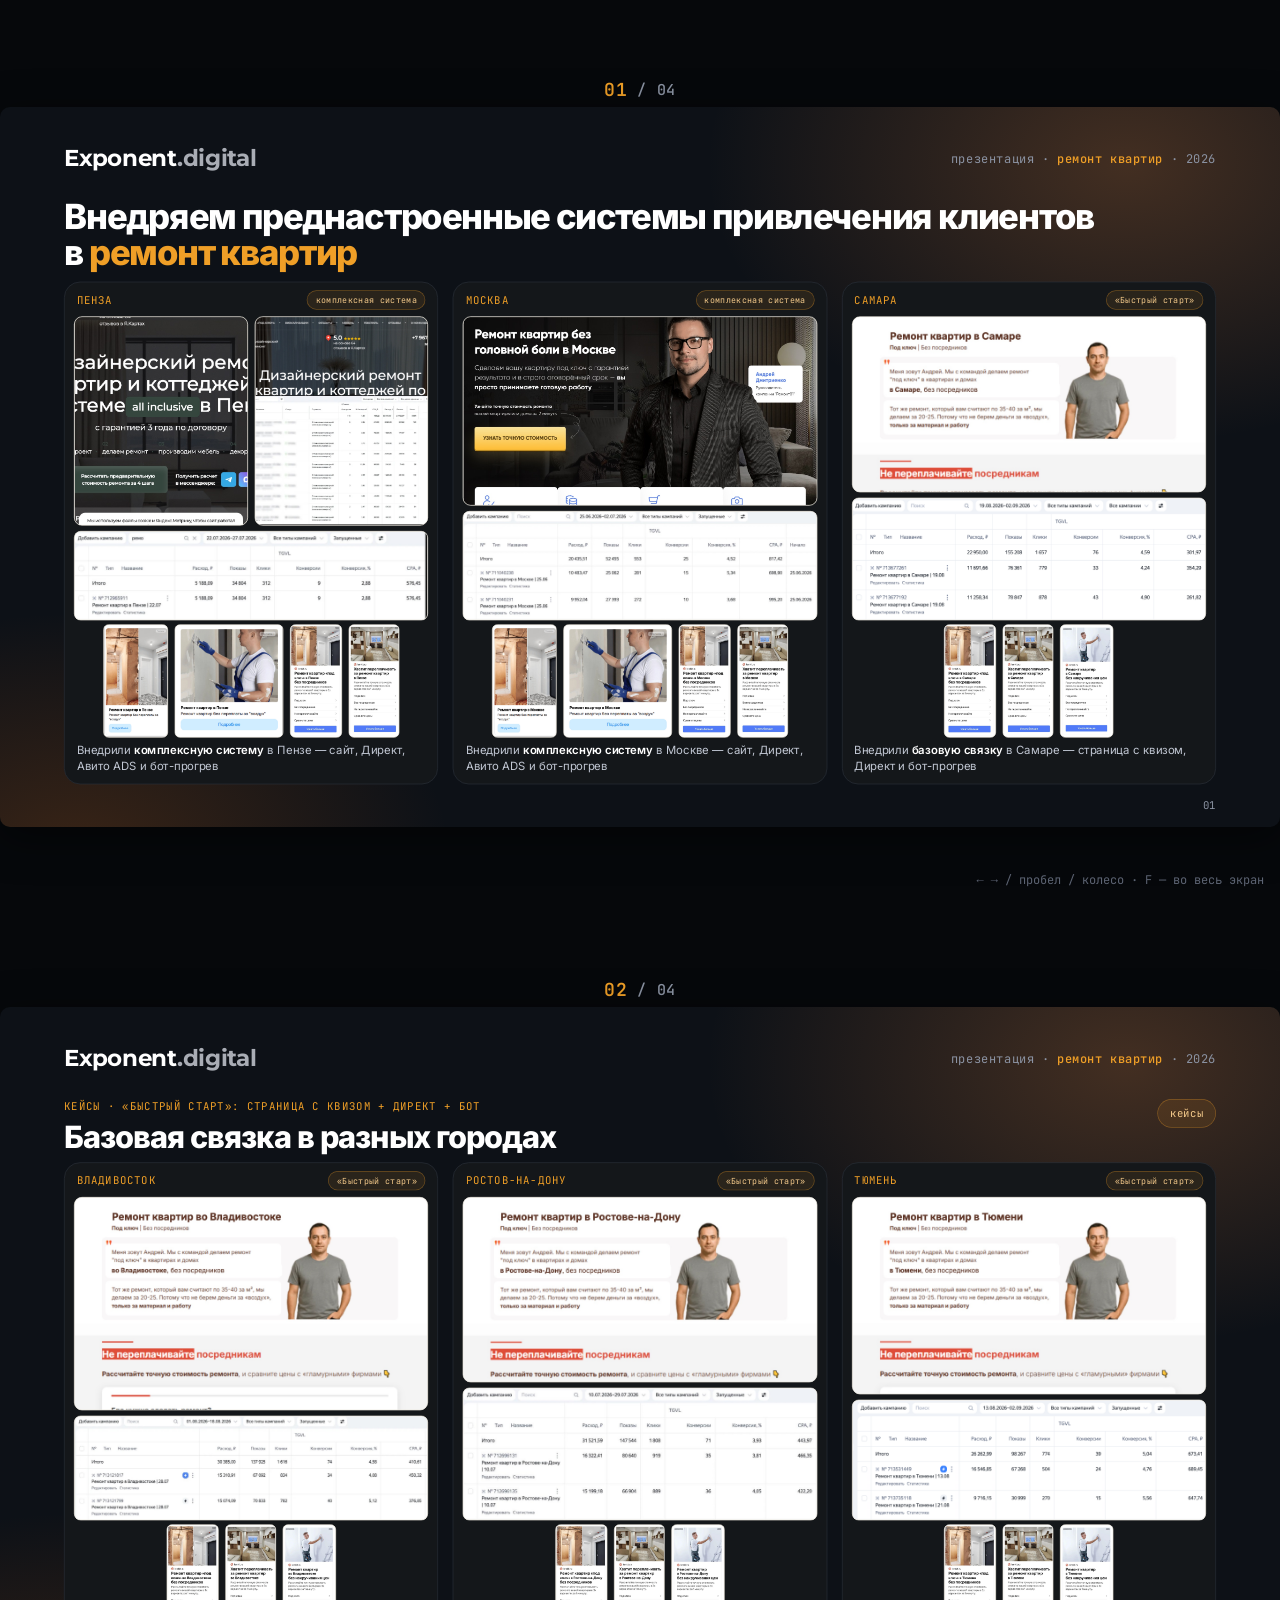
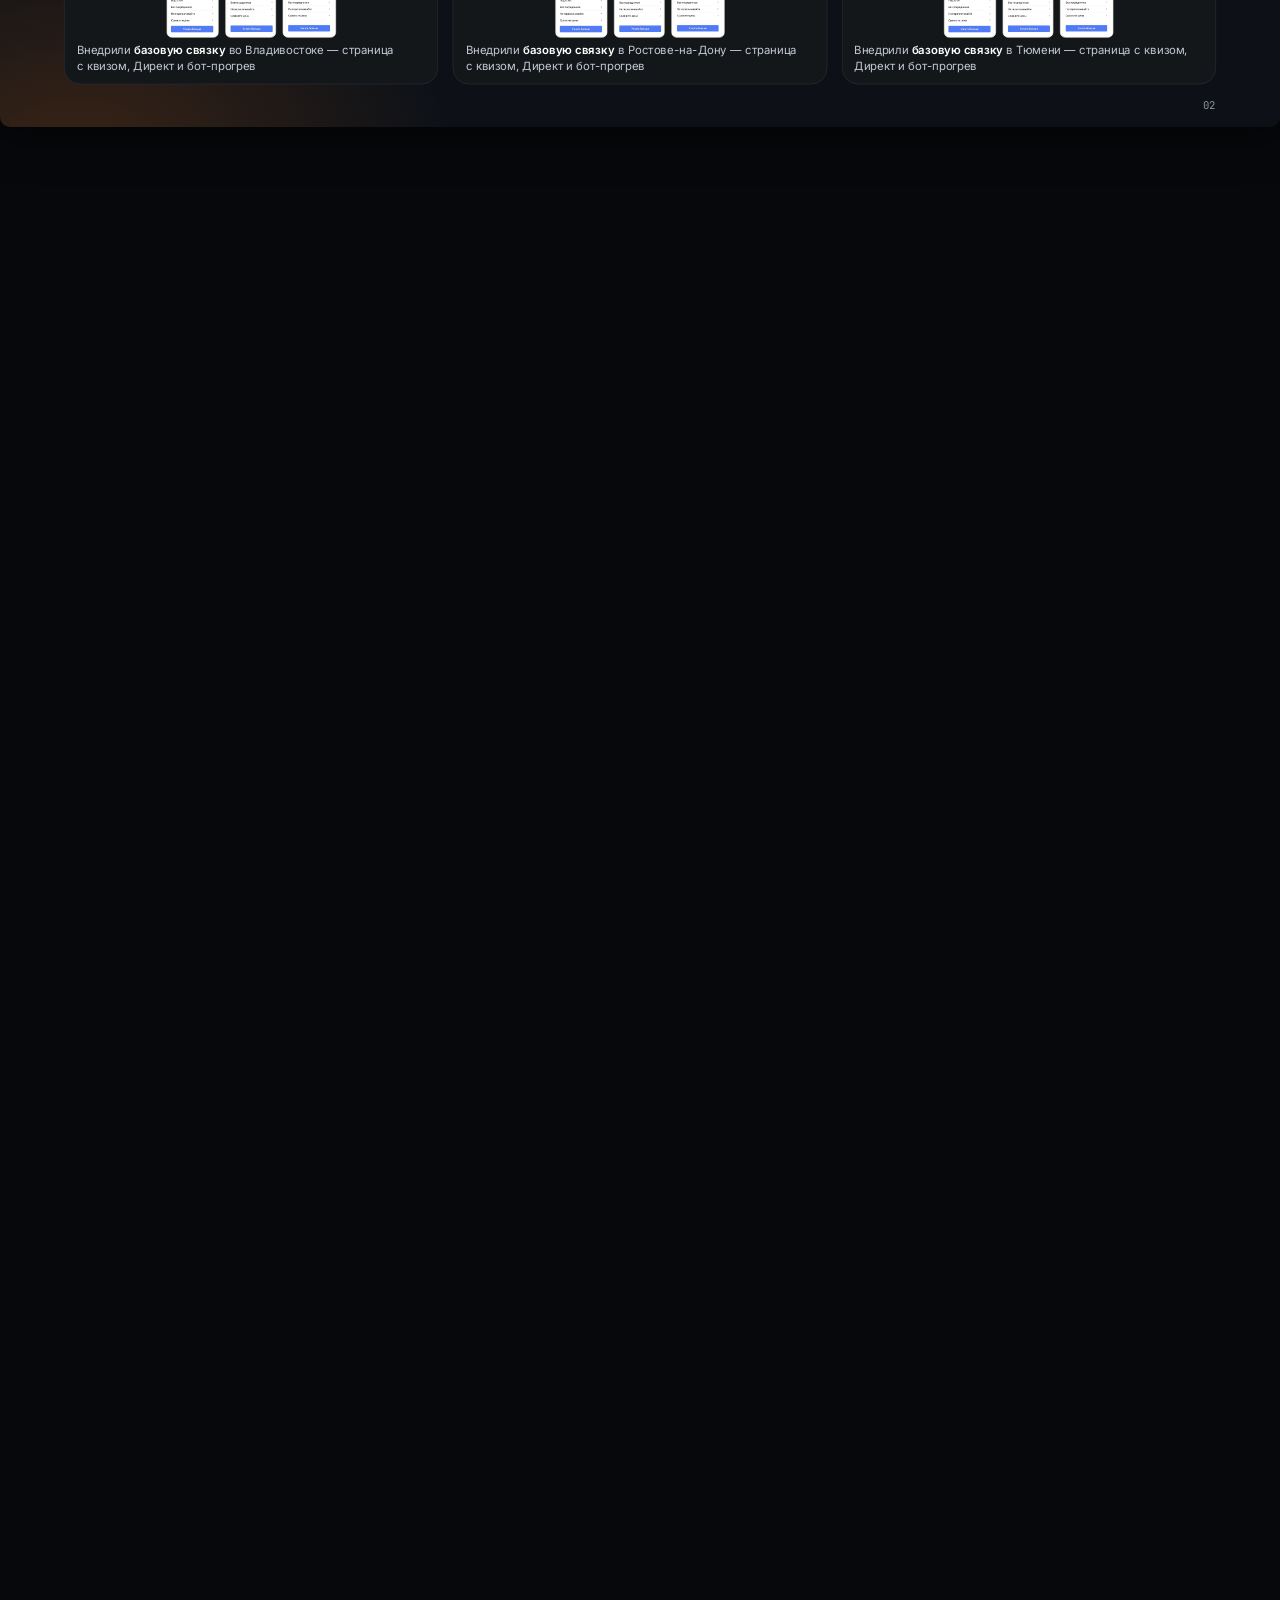
<file: pres/index.html>
<!doctype html>
<html lang="ru">
<head>
<meta charset="utf-8">
<title>Презентация — ремонт квартир</title>
<link rel="stylesheet" href="css/kp.css">
<style>
.rcases { display: grid; grid-template-columns: repeat(3, 1fr); grid-template-rows: repeat(2, minmax(0, 1fr)); gap: 20px; min-height: 0; }
.step .n { width: 64px; height: 64px; font-size: 24px; margin-bottom: 22px; }
.rcase { display: grid; grid-template-rows: auto 1fr; background: var(--ed-surface); border: 1px solid var(--ed-divider); border-radius: var(--ed-radius-lg); overflow: hidden; min-height: 0; }
.rcase .shot { height: 104px; background: #fff center / contain no-repeat; border-bottom: 1px solid var(--ed-divider); }
.rcase .info { padding: 14px 22px 14px; display: flex; flex-direction: column; min-height: 0; }
.rcase .city { font-family: var(--ed-font-mono); font-size: 13px; letter-spacing: 0.05em; text-transform: uppercase; color: var(--ed-orange); margin-bottom: 4px; }
.rcase h4 { font-size: 19px; line-height: 1.2; font-weight: 700; color: var(--ed-fg); letter-spacing: -0.01em; margin-bottom: 8px; }
.rcase .kv { margin-top: auto; gap: 4px; }
.rcase .kv div { font-size: 17px; padding-bottom: 5px; }
.chat { background: #dde6f0; border-radius: 14px; padding: 12px; display: flex; flex-direction: column; gap: 14px; min-height: 0; overflow: hidden; }
.chat .hd { display: flex; align-items: center; gap: 10px; padding-bottom: 8px; border-bottom: 1px solid #c3cfdd; font-size: 15px; font-weight: 700; color: #14171a; }
.chat .hd i { width: 30px; height: 30px; border-radius: 50%; background: #ef9f27; display: inline-block; flex: none; }
.chat .hd small { display: block; font-weight: 400; font-size: 12px; color: #6b7686; }
.bub { background: #fff; border-radius: 14px; padding: 16px 16px; font-size: 18.5px; line-height: 1.45; color: #14171a; box-shadow: 0 1px 2px rgba(0,0,0,.1); }
.bub .t { color: #2b6cd4; font-weight: 700; }
.bub .mask { display: inline-block; width: 118px; height: 12px; border-radius: 4px; background: #cdd5e0; vertical-align: -1px; }
.tt.six ul.list li { font-size: 18px; line-height: 1.4; }
.tt.six .col { padding: 22px 16px; }
.tt.six .col-h { font-size: 21px; padding: 16px 12px; }
.scases { display: grid; grid-template-columns: repeat(3, 1fr); gap: 20px; min-height: 0; }
.scase { display: grid; grid-template-columns: 320px 1fr; background: #fff; border-radius: var(--ed-radius-lg); overflow: hidden; color: #14171a; min-height: 0; }
.scase .shot { background: #fff center top / cover no-repeat; border-right: 1px solid #e7e2d8; }
.scase .info { padding: 18px 18px 16px 20px; display: flex; flex-direction: column; min-height: 0; }
.scase .city { font-family: var(--ed-font-mono); font-size: 13px; letter-spacing: 0.05em; text-transform: uppercase; color: var(--ed-orange-deep); margin-bottom: 6px; }
.scase h4 { font-size: 21px; line-height: 1.2; font-weight: 700; color: #14171a; letter-spacing: -0.01em; margin-bottom: 14px; }
.scase .kv { margin-top: auto; gap: 7px; }
.scase .kv div { font-size: 14px; white-space: nowrap; color: #5c554a; border-bottom: 1px solid #e7e2d8; padding-bottom: 7px; }
.scase .kv div:last-child { border-bottom: 0; padding-bottom: 0; }
.scase .kv b { color: #14171a; }
.rcases3 { display: grid; grid-template-columns: repeat(3, 1fr); gap: 20px; min-height: 0; }
.price .tot { display: block; margin-top: 10px; font-family: var(--ed-font-body); font-size: 22px; font-weight: 500; letter-spacing: 0; color: var(--ed-fg-muted); text-align: right; }
.price .tot b { color: var(--ed-fg); font-weight: 700; }
.terms4 { display: grid; grid-template-columns: repeat(4, 1fr); gap: 14px; }
.terms4 .dcard { padding: 18px 24px; }
.terms4 .dcard h3 { font-size: 30px; margin: 0 0 6px; }
.terms4 .dcard p { font-size: 17px; line-height: 1.38; }
.terms4 .dcard .label { margin-bottom: 6px; }
a.lnk { display: block; font-family: var(--ed-font-mono); font-size: 17px; color: #f3c98a; text-decoration: none; padding: 9px 0; border-bottom: 1px solid var(--ed-divider); }
.tt.six ul.list li { font-size: 19px; line-height: 1.38; }
.tt.six ul.list { gap: 14px; }
.tt.six .col { padding: 20px 18px; }
</style>
<style>
.pc { display: flex; flex-direction: column; background: var(--ed-surface); border: 1px solid var(--ed-divider); border-radius: var(--ed-radius-lg); overflow: hidden; min-height: 0; }
.pc .ph { display: flex; justify-content: space-between; align-items: center; gap: 12px; padding: 12px 18px 10px; }
.pc .city { font-family: var(--ed-font-mono); font-size: 16px; letter-spacing: 0.05em; text-transform: uppercase; color: var(--ed-orange); }
.pc .chip { font-family: var(--ed-font-mono); font-size: 12.5px; padding: 5px 12px; border-radius: 999px; border: 1px solid var(--ed-orange-line); background: var(--ed-orange-bg); color: #f3c98a; white-space: nowrap; }
.pc .pimg { flex: 1; min-height: 70px; margin: 0 14px; border-radius: 12px; background: #fff center top / cover no-repeat; border: 1px solid #e7e2d8; }
.pc .pcab { flex: none; margin: 8px 14px 0; border-radius: 10px; background: #fff center / 100% 100% no-repeat; border: 1px solid #e7e2d8; }
.pc .pcap { margin: 4px 18px 0; font-family: var(--ed-font-mono); font-size: 11.5px; color: var(--ed-fg-muted); }
.pc .pads { flex: none; display: flex; justify-content: center; gap: 10px; margin: 6px 14px 0; height: 128px; }
.pc .pads div { flex: none; height: 100%; background: #fff center / contain no-repeat; border: 1px solid #e7e2d8; border-radius: 8px; }
.pc .pinfo { padding: 8px 18px 14px; display: flex; flex-direction: column; flex: none; }
.pc .pt { font-size: 15.5px; line-height: 1.38; color: var(--ed-fg-prose); margin-bottom: 8px; }
.pc .pt b { color: var(--ed-fg); font-weight: 600; }
.pc .kvg { display: grid; grid-template-columns: 1fr 1fr; gap: 4px 16px; }
.pc .kvg div { display: flex; justify-content: space-between; gap: 8px; font-size: 14px; color: var(--ed-fg-muted); border-bottom: 1px solid var(--ed-divider); padding-bottom: 3px; }
.pc .kvg b { color: var(--ed-fg); font-weight: 600; white-space: nowrap; }
.pc .av { margin-top: 8px; padding: 6px 10px; border-radius: 10px; background: var(--ed-surface-2); border: 1px dashed var(--ed-divider); font-size: 13.5px; line-height: 1.3; color: var(--ed-fg-prose); }
.pc .av b { color: var(--ed-orange); font-weight: 600; }
.pnote { margin-top: 10px; font-size: 14px; color: var(--ed-fg-muted); }
</style>

<style id="viewer">
html,body{background:#06080b;height:auto}
body{scroll-snap-type:y mandatory;overflow-y:scroll}
html{scroll-snap-type:y mandatory;scroll-behavior:smooth}
.slide{height:100vh;display:flex;flex-direction:column;align-items:center;justify-content:center;scroll-snap-align:start;scroll-snap-stop:always;content-visibility:auto;contain-intrinsic-size:100vw 100vh}
.slide .badge{height:34px;display:flex;align-items:center;gap:10px;font:500 15px/1 'JetBrains Mono',monospace;color:#8b93a3;letter-spacing:.04em}
.slide .badge b{color:#ef9f27;font-weight:600;font-size:18px}
.slide .box{position:relative;overflow:hidden;border-radius:10px;box-shadow:0 10px 40px rgba(0,0,0,.5)}
.slide .box .page{position:absolute;left:0;top:0;transform-origin:0 0;page-break-after:auto}
#hint{position:fixed;right:16px;bottom:12px;font:12px 'JetBrains Mono',monospace;color:#5c6372;z-index:5}
@media print{html,body{scroll-snap-type:none;overflow:visible}.slide{height:auto;display:block;content-visibility:visible}.slide .badge,#hint{display:none}.slide .box{box-shadow:none;border-radius:0;overflow:visible;width:auto!important;height:auto!important}.slide .box .page{position:relative;transform:none!important;page-break-after:always}}
</style>
</head>
<body>

<section class="page">
  <div class="topbar">
    <div class="logo">Exponent<span>.digital</span></div>
    <div class="meta">презентация · <b>ремонт квартир</b> · 2026</div>
  </div>
  <div style="display:flex;justify-content:space-between;align-items:flex-end;gap:60px;margin-bottom:16px">
    <div style="flex:1">
      <h1 style="font-family:var(--ed-font-display);font-weight:800;color:var(--ed-fg);font-size:52px;line-height:1.04;letter-spacing:-0.035em;margin:0">Внедряем преднастроенные системы привлечения клиентов в&nbsp;<span class="accent">ремонт квартир</span></h1>
    </div>
  </div>
  <div class="body" style="grid-template-rows:minmax(0,1fr) auto;gap:0">
    <div style="display:grid;grid-template-columns:repeat(3,1fr);gap:22px;min-height:0">
      <div class="pc">
        <div class="ph"><div class="city">Пенза</div><div class="chip">комплексная система</div></div>
        <div style="flex:1;min-height:70px;margin:0 14px;display:flex;gap:10px"><div class="pimg" style="flex:1;margin:0;background-image:url('img/site-l3.jpg')"></div><div class="pimg" style="flex:1;margin:0;background-image:url('img/case-penza.jpg');background-size:cover"></div></div>
        <div class="pcab" style="height:134px;background-image:url('img/full-penza.png')"></div>
        <div class="pads" style="height:170px"><div style="width:97px;background-image:url('img/avito-1-penza.jpg')"></div><div style="width:163px;background-image:url('img/avito-2-penza.jpg')"></div><div style="width:78px;background-image:url('img/ad-direkt-1-penza.jpg')"></div><div style="width:76px;background-image:url('img/ad-direkt-2-penza.jpg')"></div></div>
        <div class="pinfo"><div class="pt" style="margin:0;font-size:17px">Внедрили <b>комплексную систему</b> в&nbsp;Пензе — сайт, Директ, Авито ADS и&nbsp;бот-прогрев</div></div>
      </div>      <div class="pc">
        <div class="ph"><div class="city">Москва</div><div class="chip">комплексная система</div></div>
        <div class="pimg" style="background-image:url('img/site-l2.jpg')"></div>
        <div class="pcab" style="height:164px;background-image:url('img/full-moskva.jpg')"></div>
        <div class="pads" style="height:170px"><div style="width:97px;background-image:url('img/avito-1-moskva.jpg')"></div><div style="width:163px;background-image:url('img/avito-2-moskva.jpg')"></div><div style="width:78px;background-image:url('img/ad-direkt-1-moskva.jpg')"></div><div style="width:76px;background-image:url('img/ad-direkt-2-moskva.jpg')"></div></div>
        <div class="pinfo"><div class="pt" style="margin:0;font-size:17px">Внедрили <b>комплексную систему</b> в&nbsp;Москве — сайт, Директ, Авито ADS и&nbsp;бот-прогрев</div></div>
      </div>      <div class="pc">
        <div class="ph"><div class="city">Самара</div><div class="chip">«Быстрый старт»</div></div>
        <div class="pimg" style="background-image:url('img/site-samara.jpg')"></div>
        <div class="pcab" style="height:184px;background-image:url('img/full-samara.png')"></div>
        <div class="pads" style="height:170px"><div style="width:78px;background-image:url('img/ad-direkt-1-samara.jpg')"></div><div style="width:76px;background-image:url('img/ad-direkt-2-samara.jpg')"></div><div style="width:80px;background-image:url('img/ad-direkt-3-samara.jpg')"></div></div>
        <div class="pinfo"><div class="pt" style="margin:0;font-size:17px">Внедрили <b>базовую связку</b> в&nbsp;Самаре — страница с&nbsp;квизом, Директ и&nbsp;бот-прогрев</div></div>
      </div>    </div>
  </div>
  <div class="pageno">01</div>
</section>

<section class="page">
  <div class="topbar">
    <div class="logo">Exponent<span>.digital</span></div>
    <div class="meta">презентация · <b>ремонт квартир</b> · 2026</div>
  </div>
  <div class="head" style="margin-bottom:14px"><div>
    <div class="kicker">Кейсы · «Быстрый старт»: страница с квизом + Директ + бот</div>
    <h2 class="title" style="font-size:46px">Базовая связка в&nbsp;разных городах</h2>
  </div><div class="tag">кейсы</div></div>
  <div class="body" style="grid-template-rows:minmax(0,1fr) auto;gap:0">
    <div style="display:grid;grid-template-columns:repeat(3,1fr);gap:22px;min-height:0">
      <div class="pc">
        <div class="ph"><div class="city">Владивосток</div><div class="chip">«Быстрый старт»</div></div>
        <div class="pimg" style="background-image:url('img/site-vladivostok.jpg')"></div>
        <div class="pcab" style="height:157px;background-image:url('img/full-vladivostok.jpg')"></div>
        <div class="pads" style="height:170px"><div style="width:78px;background-image:url('img/ad-direkt-1-vladivostok.jpg')"></div><div style="width:76px;background-image:url('img/ad-direkt-2-vladivostok.jpg')"></div><div style="width:80px;background-image:url('img/ad-direkt-3-vladivostok.jpg')"></div></div>
        <div class="pinfo"><div class="pt" style="margin:0;font-size:17px">Внедрили <b>базовую связку</b> во&nbsp;Владивостоке — страница с&nbsp;квизом, Директ и&nbsp;бот-прогрев</div></div>
      </div>      <div class="pc">
        <div class="ph"><div class="city">Ростов-на-Дону</div><div class="chip">«Быстрый старт»</div></div>
        <div class="pimg" style="background-image:url('img/site-rostov.jpg')"></div>
        <div class="pcab" style="height:199px;background-image:url('img/full-rostov.jpg')"></div>
        <div class="pads" style="height:170px"><div style="width:78px;background-image:url('img/ad-direkt-1-rostov.jpg')"></div><div style="width:76px;background-image:url('img/ad-direkt-2-rostov.jpg')"></div><div style="width:80px;background-image:url('img/ad-direkt-3-rostov.jpg')"></div></div>
        <div class="pinfo"><div class="pt" style="margin:0;font-size:17px">Внедрили <b>базовую связку</b> в&nbsp;Ростове-на-Дону — страница с&nbsp;квизом, Директ и&nbsp;бот-прогрев</div></div>
      </div>      <div class="pc">
        <div class="ph"><div class="city">Тюмень</div><div class="chip">«Быстрый старт»</div></div>
        <div class="pimg" style="background-image:url('img/site-tyumen.jpg')"></div>
        <div class="pcab" style="height:181px;background-image:url('img/full-tyumen.png')"></div>
        <div class="pads" style="height:170px"><div style="width:78px;background-image:url('img/ad-direkt-1-tyumen.jpg')"></div><div style="width:76px;background-image:url('img/ad-direkt-2-tyumen.jpg')"></div><div style="width:80px;background-image:url('img/ad-direkt-3-tyumen.jpg')"></div></div>
        <div class="pinfo"><div class="pt" style="margin:0;font-size:17px">Внедрили <b>базовую связку</b> в&nbsp;Тюмени — страница с&nbsp;квизом, Директ и&nbsp;бот-прогрев</div></div>
      </div>    </div>
  </div>
  <div class="pageno">02</div>
</section>

<section class="page">
  <div class="topbar">
    <div class="logo">Exponent<span>.digital</span></div>
    <div class="meta">презентация · <b>ремонт квартир</b> · 2026</div>
  </div>
  <div class="head" style="margin-bottom:14px"><div>
    <div class="kicker">Кейсы · «Быстрый старт»</div>
    <h2 class="title" style="font-size:46px">Та же связка: цена зависит от города и конкуренции</h2>
  </div><div class="tag">кейсы</div></div>
  <div class="body" style="grid-template-rows:minmax(0,1fr) auto;gap:0">
    <div style="display:grid;grid-template-columns:repeat(4,1fr);gap:22px;min-height:0">
      <div class="pc">
        <div class="ph"><div class="city">Краснодар</div><div class="chip">«Быстрый старт»</div></div>
        <div class="pimg" style="background-image:url('img/site-krasnodar.png');background-size:100% 100%"></div>
        <div class="pcab" style="height:119px;background-image:url('img/full-krasnodar.jpg')"></div>
        <div class="pads" style="height:170px"><div style="width:78px;background-image:url('img/ad-direkt-1-krasnodar.jpg')"></div><div style="width:76px;background-image:url('img/ad-direkt-2-krasnodar.jpg')"></div><div style="width:80px;background-image:url('img/ad-direkt-3-krasnodar.jpg')"></div></div>
        <div class="pinfo"><div class="pt" style="margin:0;font-size:17px">Внедрили <b>базовую связку</b> в&nbsp;Краснодаре — страница с&nbsp;квизом, Директ и&nbsp;бот-прогрев</div></div>
      </div>
      <div class="pc">
        <div class="ph"><div class="city">Рязань</div><div class="chip">«Быстрый старт»</div></div>
        <div class="pimg" style="background-image:url('img/site-ryazan.jpg')"></div>
        <div class="pcab" style="height:221px;background-image:url('img/full-ryazan.jpg')"></div>
        <div class="pads" style="height:170px"><div style="width:78px;background-image:url('img/ad-direkt-1-ryazan.jpg')"></div><div style="width:76px;background-image:url('img/ad-direkt-2-ryazan.jpg')"></div><div style="width:80px;background-image:url('img/ad-direkt-3-ryazan.jpg')"></div></div>
        <div class="pinfo"><div class="pt" style="margin:0;font-size:17px">Внедрили <b>базовую связку</b> в&nbsp;Рязани — страница с&nbsp;квизом, Директ и&nbsp;бот-прогрев</div></div>
      </div>      <div class="pc">
        <div class="ph"><div class="city">Санкт-Петербург</div><div class="chip">«Быстрый старт»</div></div>
        <div class="pimg" style="background-image:url('img/site-spb.jpg')"></div>
        <div class="pcab" style="height:159px;background-image:url('img/full-spb.jpg')"></div>
        <div class="pads" style="height:170px"><div style="width:78px;background-image:url('img/ad-direkt-1-spb.jpg')"></div><div style="width:76px;background-image:url('img/ad-direkt-2-spb.jpg')"></div><div style="width:80px;background-image:url('img/ad-direkt-3-spb.jpg')"></div></div>
        <div class="pinfo"><div class="pt" style="margin:0;font-size:17px">Внедрили <b>базовую связку</b> в&nbsp;Санкт-Петербурге — страница с&nbsp;квизом, Директ и&nbsp;бот-прогрев</div></div>
      </div>      <div class="pc">
        <div class="ph"><div class="city">Ярославль</div><div class="chip">«Быстрый старт»</div></div>
        <div class="pimg" style="background-image:url('img/site-yaroslavl.jpg')"></div>
        <div class="pcab" style="height:182px;background-image:url('img/full-yaroslavl.jpg')"></div>
        <div class="pads" style="height:170px"><div style="width:78px;background-image:url('img/ad-direkt-1-yaroslavl.jpg')"></div><div style="width:76px;background-image:url('img/ad-direkt-2-yaroslavl.jpg')"></div><div style="width:80px;background-image:url('img/ad-direkt-3-yaroslavl.jpg')"></div></div>
        <div class="pinfo"><div class="pt" style="margin:0;font-size:17px">Внедрили <b>базовую связку</b> в&nbsp;Ярославле — страница с&nbsp;квизом, Директ и&nbsp;бот-прогрев</div></div>
      </div>    </div>
  </div>
  <div class="pageno">03</div>
</section>

<section class="page">
  <div class="topbar">
    <div class="logo">Exponent<span>.digital</span></div>
    <div class="meta">презентация · <b>ремонт квартир</b> · 2026</div>
  </div>
  <div class="head"><div>
    <div class="kicker">Клиенты благодарят · Ставрополь</div>
    <h2 class="title">Разработали сайт и базовую систему привлечения клиентов <span class="accent">в&nbsp;Ставрополе</span></h2>
  </div><div class="tag">отзыв клиента</div></div>
  <div class="body" style="grid-template-columns:1fr 1fr 500px">
    <div class="wcard" style="align-self:start"><div class="wcap"><b>01</b> · клиент благодарит за работу</div><div class="img framed" style="flex:none;height:560px;background-color:#fff;background-image:url('img/thanks-chat.png');background-size:contain;background-position:center"></div></div>
    <div class="wcard" style="align-self:start"><div class="wcap"><b>02</b> · сайт, который мы ему сделали</div><div class="img framed" style="flex:none;height:560px;background-color:#fff;background-image:url('img/thanks-site.png');background-size:contain;background-position:center"></div></div>
    <div class="dcard accent" style="display:flex;flex-direction:column;align-self:start;min-height:640px"><div class="label">Результат</div>
      <h3>Сайт + базовая система привлечения клиентов</h3>
      <p>Страница под услуги, квиз, реклама в&nbsp;Яндекс Директе и&nbsp;бот-прогрев — сразу у&nbsp;клиента в&nbsp;Ставрополе.</p>
      <div class="kv" style="margin:18px 0 14px"><div>Цена заявки (в среднем)<b>≈ 850&nbsp;₽</b></div><div>Квалифицированных заявок<b>68</b></div></div>
      <p style="margin-top:auto;font-size:15px;color:#8b93a3">Результат зависит от города и конкуренции и не является гарантией.</p>
    </div>
  </div>
  <div class="pageno">04</div>
</section>


<div id="hint">← → / пробел / колесо · F — во весь экран</div>
<script>
(function(){
  var pages=[].slice.call(document.querySelectorAll('.page')),total=pages.length,slides=[];
  pages.forEach(function(p,i){
    var s=document.createElement('div');s.className='slide';
    var b=document.createElement('div');b.className='badge';b.innerHTML='<b>'+String(i+1).padStart(2,'0')+'</b> / '+String(total).padStart(2,'0');
    var box=document.createElement('div');box.className='box';
    p.parentNode.insertBefore(s,p);s.appendChild(b);s.appendChild(box);box.appendChild(p);slides.push({s:s,box:box,p:p});
  });
  function fit(){
    var k=Math.min(innerWidth/1920,(innerHeight-44)/1080);
    slides.forEach(function(o){o.box.style.width=(1920*k)+'px';o.box.style.height=(1080*k)+'px';o.p.style.transform='scale('+k+')'});
  }
  function cur(){return Math.round(scrollY/innerHeight)}
  function go(i){i=Math.max(0,Math.min(total-1,i));slides[i].s.scrollIntoView({behavior:'smooth',block:'start'});history.replaceState(null,'','#'+(i+1))}
  addEventListener('resize',fit);fit();
  addEventListener('keydown',function(e){
    var k=e.key;
    if(k==='ArrowRight'||k==='ArrowDown'||k==='PageDown'||k===' '){e.preventDefault();go(cur()+1)}
    else if(k==='ArrowLeft'||k==='ArrowUp'||k==='PageUp'){e.preventDefault();go(cur()-1)}
    else if(k==='Home'){e.preventDefault();go(0)}else if(k==='End'){e.preventDefault();go(total-1)}
    else if(k==='f'||k==='F'){document.fullscreenElement?document.exitFullscreen():document.documentElement.requestFullscreen()}
  });
  var h=parseInt(location.hash.slice(1),10);if(h>0&&h<=total)setTimeout(function(){document.documentElement.style.scrollBehavior='auto';slides[h-1].s.scrollIntoView({block:'start'});document.documentElement.style.scrollBehavior=''},50);
})();
</script>
</body>
</html>
</file>
<file: kp/css/kp.css>
/* Exponent Digital — блоки КП. Одна страница = один слайд 16:9 (1920×1080). */
@import url("tokens.css");

@page { size: 1920px 1080px; margin: 0; }
* { box-sizing: border-box; margin: 0; padding: 0; }
html, body { background: var(--ed-bg); }
body {
  font-family: var(--ed-font-body);
  color: var(--ed-fg-prose);
  -webkit-print-color-adjust: exact; print-color-adjust: exact;
  -webkit-font-smoothing: antialiased;
}

/* ── страница ─────────────────────────────────────────── */
.page {
  position: relative;
  width: 1920px; height: 1080px;
  padding: 56px 96px 64px;
  overflow: hidden;
  page-break-after: always; break-after: page;
  background:
    radial-gradient(900px 600px at 88% 8%, rgba(207, 123, 61, 0.28), transparent 70%),
    radial-gradient(800px 520px at 6% 104%, rgba(141, 72, 20, 0.35), transparent 70%),
    var(--ed-bg);
  display: flex; flex-direction: column;
}
.page:last-child { page-break-after: auto; break-after: auto; }

.topbar { display: flex; align-items: center; justify-content: space-between; margin-bottom: 40px; }
.logo { font-family: var(--ed-font-logo); font-weight: 700; font-size: 34px; letter-spacing: -0.01em; color: #ffffff; }
.logo span { color: #a9adb5; }
.mono { font-family: var(--ed-font-mono); }
.meta { font-family: var(--ed-font-mono); font-size: 18px; color: var(--ed-fg-muted); letter-spacing: 0.02em; }
.meta b { color: var(--ed-orange); font-weight: 500; }
.pageno { position: absolute; right: 96px; bottom: 22px; font-family: var(--ed-font-mono); font-size: 16px; color: var(--ed-fg-muted); }

/* ── общие элементы ───────────────────────────────────── */
.pill {
  display: inline-flex; align-items: center; gap: 12px;
  padding: 12px 22px; border-radius: var(--ed-radius-pill);
  border: 1px solid var(--ed-orange-line); background: var(--ed-orange-bg);
  font-family: var(--ed-font-mono); font-size: 18px; color: #f3c98a; letter-spacing: 0.01em;
}
.pill::before { content: ">_"; color: var(--ed-orange); font-weight: 700; }
.accent { color: var(--ed-orange); }
.card-dark {
  background: linear-gradient(180deg, rgba(255,255,255,0.035), rgba(255,255,255,0.01)), var(--ed-surface);
  border: 1px solid var(--ed-orange-line);
  border-radius: var(--ed-radius-xl);
  box-shadow: 0 0 0 1px rgba(0,0,0,0.4), 0 30px 80px rgba(0,0,0,0.45), inset 0 1px 0 rgba(255,255,255,0.06);
}
.card-white { background: var(--ed-white-card); border-radius: var(--ed-radius-lg); color: var(--ed-ink); }

/* ── блок «Оффер» (hero) ──────────────────────────────── */
.hero { flex: 1; display: grid; grid-template-columns: 1fr 600px; gap: 64px; padding: 56px 56px 52px 72px; position: relative; overflow: hidden; }
.hero::after { /* оранжевое свечение внутри карточки */
  content: ""; position: absolute; left: -200px; bottom: -260px; width: 900px; height: 600px;
  background: radial-gradient(closest-side, rgba(239,159,39,0.22), transparent); pointer-events: none;
}
.hero-text { display: flex; flex-direction: column; position: relative; z-index: 1; }
.hero h1 {
  font-family: var(--ed-font-display); font-weight: 800; color: var(--ed-fg);
  font-size: 66px; line-height: 1.04; letter-spacing: -0.035em;
  margin: 30px 0 24px;
}
.hero .lead { font-size: 23px; line-height: 1.48; color: var(--ed-fg-prose); max-width: 960px; }
.hero .lead b { color: var(--ed-fg); font-weight: 600; }
.facts { display: flex; gap: 14px; margin-top: auto; padding-top: 28px; }
.fact {
  flex: 1; padding: 16px 20px; border-radius: var(--ed-radius-md);
  background: var(--ed-surface-2); border: 1px solid var(--ed-divider);
  font-size: 19px; line-height: 1.3; color: var(--ed-fg-prose);
}
.fact .n { display: block; font-family: var(--ed-font-mono); font-size: 15px; color: var(--ed-orange); margin-bottom: 8px; letter-spacing: 0.04em; }
.fact b { color: var(--ed-fg); font-weight: 600; }

/* белый блок со скриншотами справа */
.shots { position: relative; z-index: 1; padding: 28px; display: flex; flex-direction: column; gap: 14px; }
.shots .cap { font-family: var(--ed-font-mono); font-size: 15px; color: var(--ed-ink-muted); letter-spacing: 0.03em; }
.shots .cap b { color: var(--ed-orange-deep); font-weight: 600; }
.shot-quiz {
  flex: 1; border-radius: var(--ed-radius-md); background: var(--ed-white-soft) left top / 100% auto no-repeat;
  border: 1px solid #e7e2d8;
}
.shot-lead {
  position: absolute; right: 28px; bottom: 28px; width: 270px; height: 390px;
  border-radius: 22px; background: center top / cover no-repeat;
  border: 6px solid #14171a; box-shadow: 0 24px 60px rgba(0,0,0,0.45);
}
.shot-lead-cap {
  position: absolute; right: 44px; bottom: 434px; z-index: 2;
  padding: 8px 14px; border-radius: var(--ed-radius-pill); background: var(--ed-ink);
  font-family: var(--ed-font-mono); font-size: 14px; color: #fff;
}
.shot-lead-cap::before { content: "● "; color: var(--ed-orange); }

/* ══ Общие блоки внутренних страниц ═════════════════════ */
.head { display: flex; justify-content: space-between; align-items: flex-start; gap: 40px; margin-bottom: 28px; }
.kicker { font-family: var(--ed-font-mono); font-size: 16px; letter-spacing: 0.06em; color: var(--ed-orange); text-transform: uppercase; margin-bottom: 12px; }
.kicker b { color: var(--ed-fg-muted); font-weight: 400; }
h2.title { font-family: var(--ed-font-display); font-weight: 800; color: var(--ed-fg); font-size: 54px; line-height: 1.05; letter-spacing: -0.03em; }
h2.title .num { color: var(--ed-orange); margin-right: 14px; }
.sub { margin-top: 14px; font-size: 21px; line-height: 1.5; color: var(--ed-fg-prose); max-width: 1180px; }
.sub b { color: var(--ed-fg); font-weight: 600; }
.tag { flex: none; padding: 10px 18px; border-radius: var(--ed-radius-pill); border: 1px solid var(--ed-orange-line);
  background: var(--ed-orange-bg); font-family: var(--ed-font-mono); font-size: 16px; color: #f3c98a; white-space: nowrap; }
.body { flex: 1; min-height: 0; display: grid; gap: 20px; }

/* белая карточка со скриншотами */
.wcard { background: var(--ed-white-card); border-radius: var(--ed-radius-lg); padding: 20px; display: flex; flex-direction: column; gap: 12px; min-height: 0; overflow: hidden; }
.wcap { font-family: var(--ed-font-mono); font-size: 14px; color: var(--ed-ink-muted); letter-spacing: 0.03em; }
.wcap b { color: var(--ed-orange-deep); font-weight: 600; }
.img { flex: 1; min-height: 0; border-radius: 12px; background: var(--ed-white-soft) center top / contain no-repeat; }
.img.cover { background-size: cover; }
.img.top { background-position: center top; }
.img.framed { border: 1px solid #e7e2d8; }

/* тёмная карточка с текстом */
.dcard { background: var(--ed-surface); border: 1px solid var(--ed-divider); border-radius: var(--ed-radius-lg); padding: 26px 28px; min-height: 0; overflow: hidden; }
.dcard.accent { border-color: var(--ed-orange-line); background: linear-gradient(160deg, rgba(239,159,39,0.12), rgba(239,159,39,0.02) 55%), var(--ed-surface); }
.label { font-family: var(--ed-font-mono); font-size: 14px; letter-spacing: 0.06em; text-transform: uppercase; color: var(--ed-orange); margin-bottom: 12px; }
.dcard h3 { font-family: var(--ed-font-display); font-size: 25px; font-weight: 700; color: var(--ed-fg); letter-spacing: -0.015em; line-height: 1.2; margin-bottom: 10px; }
.dcard p, .dcard li { font-size: 18.5px; line-height: 1.5; color: var(--ed-fg-prose); }
.dcard p + p { margin-top: 10px; }
.dcard b { color: var(--ed-fg); font-weight: 600; }
ul.list { list-style: none; display: flex; flex-direction: column; gap: 9px; }
ul.list li { position: relative; padding-left: 26px; }
ul.list li::before { content: ""; position: absolute; left: 2px; top: 0.62em; width: 10px; height: 10px; border-radius: 3px; background: var(--ed-orange); }
.note { margin-top: 14px; padding: 14px 18px; border-radius: 14px; background: var(--ed-surface-2); border: 1px dashed var(--ed-divider); }
.note p { font-size: 17px; }

/* ══ Кейсы ══════════════════════════════════════════════ */
.cases { grid-template-columns: repeat(3, 1fr); grid-template-rows: repeat(2, minmax(0, 1fr)); }
.case { display: grid; grid-template-columns: 250px 1fr; background: var(--ed-surface); border: 1px solid var(--ed-divider); border-radius: var(--ed-radius-lg); overflow: hidden; }
.case .shot { background: #fff center top / cover no-repeat; border-right: 1px solid var(--ed-divider); }
.case .info { padding: 20px 22px; display: flex; flex-direction: column; }
.case .city { font-family: var(--ed-font-mono); font-size: 13px; letter-spacing: 0.05em; text-transform: uppercase; color: var(--ed-orange); margin-bottom: 8px; }
.case h4 { font-size: 20px; line-height: 1.25; font-weight: 700; color: var(--ed-fg); letter-spacing: -0.01em; margin-bottom: 12px; }
.kv { display: flex; flex-direction: column; gap: 6px; margin-top: auto; }
.kv div { display: flex; justify-content: space-between; gap: 12px; padding-bottom: 6px; border-bottom: 1px solid var(--ed-divider); font-size: 16px; color: var(--ed-fg-muted); }
.kv div:last-child { border-bottom: 0; padding-bottom: 0; }
.kv b { color: var(--ed-fg); font-weight: 600; text-align: right; white-space: nowrap; }

/* ══ Этапы ══════════════════════════════════════════════ */
.stage { grid-template-columns: 720px 1fr; }
.stage .right { display: grid; grid-template-rows: auto 1fr; gap: 20px; min-height: 0; }
.stage .pair { display: grid; grid-template-columns: 1fr 1fr; gap: 20px; min-height: 0; }

/* ══ Таблицы на белом ═══════════════════════════════════ */
table.wt { width: 100%; border-collapse: collapse; color: var(--ed-ink); font-size: 25px; }
table.wt th { text-align: right; font-weight: 600; font-size: 19px; color: var(--ed-ink-muted); padding: 10px 14px 14px; border-bottom: 2px solid var(--ed-ink); }
table.wt th:first-child, table.wt td:first-child { text-align: left; }
table.wt td { text-align: right; padding: 21px 16px; border-bottom: 1px solid #e7e2d8; font-variant-numeric: tabular-nums; }
table.wt tr:last-child td { border-bottom: 0; }
table.wt .hl { background: rgba(239,159,39,0.12); font-weight: 700; }
table.wt th.hl { color: var(--ed-orange-rust); }

/* ══ Шаги «Как будет идти работа» ═══════════════════════ */
.steps { grid-template-columns: repeat(3, 1fr); grid-template-rows: repeat(2, minmax(0, 1fr)); }
.step { display: flex; flex-direction: column; }
.step .n { display: inline-flex; width: 52px; height: 52px; border-radius: 50%; align-items: center; justify-content: center; background: var(--ed-orange); color: #14171a; font-family: var(--ed-font-mono); font-weight: 700; font-size: 20px; margin-bottom: 14px; }
.step h3 { font-size: 23px; }
.step p { font-size: 17.5px; }
.step .thumb { margin-top: auto; height: 120px; border-radius: 12px; background: #fff center top / cover no-repeat; border: 4px solid #fff; }

/* ══ Тарифы ═════════════════════════════════════════════ */
.tariff { display: grid; grid-template-rows: auto 1fr auto; gap: 18px; }
.tariff-head { display: flex; align-items: flex-end; justify-content: space-between; gap: 40px; }
.price { font-family: var(--ed-font-display); font-weight: 800; font-size: 72px; letter-spacing: -0.03em; color: var(--ed-fg); line-height: 1; white-space: nowrap; }
.price small { font-size: 26px; color: var(--ed-fg-muted); font-weight: 500; letter-spacing: 0; margin-left: 8px; }
.tt { background: var(--ed-white-card); border-radius: var(--ed-radius-lg); overflow: hidden; display: grid; color: var(--ed-ink); }
.tt .grp { padding: 10px 18px; font-family: var(--ed-font-mono); font-size: 14px; letter-spacing: 0.05em; text-transform: uppercase; text-align: center; }
.tt .grp.a { background: #fbe7c6; color: var(--ed-orange-rust); }
.tt .grp.b { background: #14171a; color: #f3c98a; }
.tt .col-h { padding: 18px 18px; font-weight: 700; font-size: 22px; text-align: center; background: #f2efe9; border-left: 1px solid #e7e2d8; line-height: 1.25; display: flex; align-items: center; justify-content: center; }
.tt .col { padding: 24px 20px; border-left: 1px solid #e7e2d8; }
.tt .col:first-of-type, .tt .col-h:first-of-type { border-left: 0; }
.tt ul.list li { font-size: 20px; line-height: 1.42; color: #2a2620; }
.tt ul.list { gap: 16px; }
.tt .new { display: inline-block; margin-left: 6px; padding: 1px 8px; border-radius: 999px; background: var(--ed-orange); color: #14171a; font-family: var(--ed-font-mono); font-size: 12px; vertical-align: 2px; }
.terms { display: grid; grid-template-columns: repeat(4, 1fr); gap: 16px; }
.terms .dcard { padding: 18px 22px; }
.terms .dcard p { font-size: 18px; }
</file>
<file: pres/css/kp.css>
/* Exponent Digital — блоки КП. Одна страница = один слайд 16:9 (1920×1080). */
@import url("tokens.css");

@page { size: 1920px 1080px; margin: 0; }
* { box-sizing: border-box; margin: 0; padding: 0; }
html, body { background: var(--ed-bg); }
body {
  font-family: var(--ed-font-body);
  color: var(--ed-fg-prose);
  -webkit-print-color-adjust: exact; print-color-adjust: exact;
  -webkit-font-smoothing: antialiased;
}

/* ── страница ─────────────────────────────────────────── */
.page {
  position: relative;
  width: 1920px; height: 1080px;
  padding: 56px 96px 64px;
  overflow: hidden;
  page-break-after: always; break-after: page;
  background:
    radial-gradient(900px 600px at 88% 8%, rgba(207, 123, 61, 0.28), transparent 70%),
    radial-gradient(800px 520px at 6% 104%, rgba(141, 72, 20, 0.35), transparent 70%),
    var(--ed-bg);
  display: flex; flex-direction: column;
}
.page:last-child { page-break-after: auto; break-after: auto; }

.topbar { display: flex; align-items: center; justify-content: space-between; margin-bottom: 40px; }
.logo { font-family: var(--ed-font-logo); font-weight: 700; font-size: 34px; letter-spacing: -0.01em; color: #ffffff; }
.logo span { color: #a9adb5; }
.mono { font-family: var(--ed-font-mono); }
.meta { font-family: var(--ed-font-mono); font-size: 18px; color: var(--ed-fg-muted); letter-spacing: 0.02em; }
.meta b { color: var(--ed-orange); font-weight: 500; }
.pageno { position: absolute; right: 96px; bottom: 22px; font-family: var(--ed-font-mono); font-size: 16px; color: var(--ed-fg-muted); }

/* ── общие элементы ───────────────────────────────────── */
.pill {
  display: inline-flex; align-items: center; gap: 12px;
  padding: 12px 22px; border-radius: var(--ed-radius-pill);
  border: 1px solid var(--ed-orange-line); background: var(--ed-orange-bg);
  font-family: var(--ed-font-mono); font-size: 18px; color: #f3c98a; letter-spacing: 0.01em;
}
.pill::before { content: ">_"; color: var(--ed-orange); font-weight: 700; }
.accent { color: var(--ed-orange); }
.card-dark {
  background: linear-gradient(180deg, rgba(255,255,255,0.035), rgba(255,255,255,0.01)), var(--ed-surface);
  border: 1px solid var(--ed-orange-line);
  border-radius: var(--ed-radius-xl);
  box-shadow: 0 0 0 1px rgba(0,0,0,0.4), 0 30px 80px rgba(0,0,0,0.45), inset 0 1px 0 rgba(255,255,255,0.06);
}
.card-white { background: var(--ed-white-card); border-radius: var(--ed-radius-lg); color: var(--ed-ink); }

/* ── блок «Оффер» (hero) ──────────────────────────────── */
.hero { flex: 1; display: grid; grid-template-columns: 1fr 600px; gap: 64px; padding: 56px 56px 52px 72px; position: relative; overflow: hidden; }
.hero::after { /* оранжевое свечение внутри карточки */
  content: ""; position: absolute; left: -200px; bottom: -260px; width: 900px; height: 600px;
  background: radial-gradient(closest-side, rgba(239,159,39,0.22), transparent); pointer-events: none;
}
.hero-text { display: flex; flex-direction: column; position: relative; z-index: 1; }
.hero h1 {
  font-family: var(--ed-font-display); font-weight: 800; color: var(--ed-fg);
  font-size: 66px; line-height: 1.04; letter-spacing: -0.035em;
  margin: 30px 0 24px;
}
.hero .lead { font-size: 23px; line-height: 1.48; color: var(--ed-fg-prose); max-width: 960px; }
.hero .lead b { color: var(--ed-fg); font-weight: 600; }
.facts { display: flex; gap: 14px; margin-top: auto; padding-top: 28px; }
.fact {
  flex: 1; padding: 16px 20px; border-radius: var(--ed-radius-md);
  background: var(--ed-surface-2); border: 1px solid var(--ed-divider);
  font-size: 19px; line-height: 1.3; color: var(--ed-fg-prose);
}
.fact .n { display: block; font-family: var(--ed-font-mono); font-size: 15px; color: var(--ed-orange); margin-bottom: 8px; letter-spacing: 0.04em; }
.fact b { color: var(--ed-fg); font-weight: 600; }

/* белый блок со скриншотами справа */
.shots { position: relative; z-index: 1; padding: 28px; display: flex; flex-direction: column; gap: 14px; }
.shots .cap { font-family: var(--ed-font-mono); font-size: 15px; color: var(--ed-ink-muted); letter-spacing: 0.03em; }
.shots .cap b { color: var(--ed-orange-deep); font-weight: 600; }
.shot-quiz {
  flex: 1; border-radius: var(--ed-radius-md); background: var(--ed-white-soft) left top / 100% auto no-repeat;
  border: 1px solid #e7e2d8;
}
.shot-lead {
  position: absolute; right: 28px; bottom: 28px; width: 270px; height: 390px;
  border-radius: 22px; background: center top / cover no-repeat;
  border: 6px solid #14171a; box-shadow: 0 24px 60px rgba(0,0,0,0.45);
}
.shot-lead-cap {
  position: absolute; right: 44px; bottom: 434px; z-index: 2;
  padding: 8px 14px; border-radius: var(--ed-radius-pill); background: var(--ed-ink);
  font-family: var(--ed-font-mono); font-size: 14px; color: #fff;
}
.shot-lead-cap::before { content: "● "; color: var(--ed-orange); }

/* ══ Общие блоки внутренних страниц ═════════════════════ */
.head { display: flex; justify-content: space-between; align-items: flex-start; gap: 40px; margin-bottom: 28px; }
.kicker { font-family: var(--ed-font-mono); font-size: 16px; letter-spacing: 0.06em; color: var(--ed-orange); text-transform: uppercase; margin-bottom: 12px; }
.kicker b { color: var(--ed-fg-muted); font-weight: 400; }
h2.title { font-family: var(--ed-font-display); font-weight: 800; color: var(--ed-fg); font-size: 54px; line-height: 1.05; letter-spacing: -0.03em; }
h2.title .num { color: var(--ed-orange); margin-right: 14px; }
.sub { margin-top: 14px; font-size: 21px; line-height: 1.5; color: var(--ed-fg-prose); max-width: 1180px; }
.sub b { color: var(--ed-fg); font-weight: 600; }
.tag { flex: none; padding: 10px 18px; border-radius: var(--ed-radius-pill); border: 1px solid var(--ed-orange-line);
  background: var(--ed-orange-bg); font-family: var(--ed-font-mono); font-size: 16px; color: #f3c98a; white-space: nowrap; }
.body { flex: 1; min-height: 0; display: grid; gap: 20px; }

/* белая карточка со скриншотами */
.wcard { background: var(--ed-white-card); border-radius: var(--ed-radius-lg); padding: 20px; display: flex; flex-direction: column; gap: 12px; min-height: 0; overflow: hidden; }
.wcap { font-family: var(--ed-font-mono); font-size: 14px; color: var(--ed-ink-muted); letter-spacing: 0.03em; }
.wcap b { color: var(--ed-orange-deep); font-weight: 600; }
.img { flex: 1; min-height: 0; border-radius: 12px; background: var(--ed-white-soft) center top / contain no-repeat; }
.img.cover { background-size: cover; }
.img.top { background-position: center top; }
.img.framed { border: 1px solid #e7e2d8; }

/* тёмная карточка с текстом */
.dcard { background: var(--ed-surface); border: 1px solid var(--ed-divider); border-radius: var(--ed-radius-lg); padding: 26px 28px; min-height: 0; overflow: hidden; }
.dcard.accent { border-color: var(--ed-orange-line); background: linear-gradient(160deg, rgba(239,159,39,0.12), rgba(239,159,39,0.02) 55%), var(--ed-surface); }
.label { font-family: var(--ed-font-mono); font-size: 14px; letter-spacing: 0.06em; text-transform: uppercase; color: var(--ed-orange); margin-bottom: 12px; }
.dcard h3 { font-family: var(--ed-font-display); font-size: 25px; font-weight: 700; color: var(--ed-fg); letter-spacing: -0.015em; line-height: 1.2; margin-bottom: 10px; }
.dcard p, .dcard li { font-size: 18.5px; line-height: 1.5; color: var(--ed-fg-prose); }
.dcard p + p { margin-top: 10px; }
.dcard b { color: var(--ed-fg); font-weight: 600; }
ul.list { list-style: none; display: flex; flex-direction: column; gap: 9px; }
ul.list li { position: relative; padding-left: 26px; }
ul.list li::before { content: ""; position: absolute; left: 2px; top: 0.62em; width: 10px; height: 10px; border-radius: 3px; background: var(--ed-orange); }
.note { margin-top: 14px; padding: 14px 18px; border-radius: 14px; background: var(--ed-surface-2); border: 1px dashed var(--ed-divider); }
.note p { font-size: 17px; }

/* ══ Кейсы ══════════════════════════════════════════════ */
.cases { grid-template-columns: repeat(3, 1fr); grid-template-rows: repeat(2, minmax(0, 1fr)); }
.case { display: grid; grid-template-columns: 250px 1fr; background: var(--ed-surface); border: 1px solid var(--ed-divider); border-radius: var(--ed-radius-lg); overflow: hidden; }
.case .shot { background: #fff center top / cover no-repeat; border-right: 1px solid var(--ed-divider); }
.case .info { padding: 20px 22px; display: flex; flex-direction: column; }
.case .city { font-family: var(--ed-font-mono); font-size: 13px; letter-spacing: 0.05em; text-transform: uppercase; color: var(--ed-orange); margin-bottom: 8px; }
.case h4 { font-size: 20px; line-height: 1.25; font-weight: 700; color: var(--ed-fg); letter-spacing: -0.01em; margin-bottom: 12px; }
.kv { display: flex; flex-direction: column; gap: 6px; margin-top: auto; }
.kv div { display: flex; justify-content: space-between; gap: 12px; padding-bottom: 6px; border-bottom: 1px solid var(--ed-divider); font-size: 16px; color: var(--ed-fg-muted); }
.kv div:last-child { border-bottom: 0; padding-bottom: 0; }
.kv b { color: var(--ed-fg); font-weight: 600; text-align: right; white-space: nowrap; }

/* ══ Этапы ══════════════════════════════════════════════ */
.stage { grid-template-columns: 720px 1fr; }
.stage .right { display: grid; grid-template-rows: auto 1fr; gap: 20px; min-height: 0; }
.stage .pair { display: grid; grid-template-columns: 1fr 1fr; gap: 20px; min-height: 0; }

/* ══ Таблицы на белом ═══════════════════════════════════ */
table.wt { width: 100%; border-collapse: collapse; color: var(--ed-ink); font-size: 25px; }
table.wt th { text-align: right; font-weight: 600; font-size: 19px; color: var(--ed-ink-muted); padding: 10px 14px 14px; border-bottom: 2px solid var(--ed-ink); }
table.wt th:first-child, table.wt td:first-child { text-align: left; }
table.wt td { text-align: right; padding: 21px 16px; border-bottom: 1px solid #e7e2d8; font-variant-numeric: tabular-nums; }
table.wt tr:last-child td { border-bottom: 0; }
table.wt .hl { background: rgba(239,159,39,0.12); font-weight: 700; }
table.wt th.hl { color: var(--ed-orange-rust); }

/* ══ Шаги «Как будет идти работа» ═══════════════════════ */
.steps { grid-template-columns: repeat(3, 1fr); grid-template-rows: repeat(2, minmax(0, 1fr)); }
.step { display: flex; flex-direction: column; }
.step .n { display: inline-flex; width: 52px; height: 52px; border-radius: 50%; align-items: center; justify-content: center; background: var(--ed-orange); color: #14171a; font-family: var(--ed-font-mono); font-weight: 700; font-size: 20px; margin-bottom: 14px; }
.step h3 { font-size: 23px; }
.step p { font-size: 17.5px; }
.step .thumb { margin-top: auto; height: 120px; border-radius: 12px; background: #fff center top / cover no-repeat; border: 4px solid #fff; }

/* ══ Тарифы ═════════════════════════════════════════════ */
.tariff { display: grid; grid-template-rows: auto 1fr auto; gap: 18px; }
.tariff-head { display: flex; align-items: flex-end; justify-content: space-between; gap: 40px; }
.price { font-family: var(--ed-font-display); font-weight: 800; font-size: 72px; letter-spacing: -0.03em; color: var(--ed-fg); line-height: 1; white-space: nowrap; }
.price small { font-size: 26px; color: var(--ed-fg-muted); font-weight: 500; letter-spacing: 0; margin-left: 8px; }
.tt { background: var(--ed-white-card); border-radius: var(--ed-radius-lg); overflow: hidden; display: grid; color: var(--ed-ink); }
.tt .grp { padding: 10px 18px; font-family: var(--ed-font-mono); font-size: 14px; letter-spacing: 0.05em; text-transform: uppercase; text-align: center; }
.tt .grp.a { background: #fbe7c6; color: var(--ed-orange-rust); }
.tt .grp.b { background: #14171a; color: #f3c98a; }
.tt .col-h { padding: 18px 18px; font-weight: 700; font-size: 22px; text-align: center; background: #f2efe9; border-left: 1px solid #e7e2d8; line-height: 1.25; display: flex; align-items: center; justify-content: center; }
.tt .col { padding: 24px 20px; border-left: 1px solid #e7e2d8; }
.tt .col:first-of-type, .tt .col-h:first-of-type { border-left: 0; }
.tt ul.list li { font-size: 20px; line-height: 1.42; color: #2a2620; }
.tt ul.list { gap: 16px; }
.tt .new { display: inline-block; margin-left: 6px; padding: 1px 8px; border-radius: 999px; background: var(--ed-orange); color: #14171a; font-family: var(--ed-font-mono); font-size: 12px; vertical-align: 2px; }
.terms { display: grid; grid-template-columns: repeat(4, 1fr); gap: 16px; }
.terms .dcard { padding: 18px 22px; }
.terms .dcard p { font-size: 18px; }
</file>
